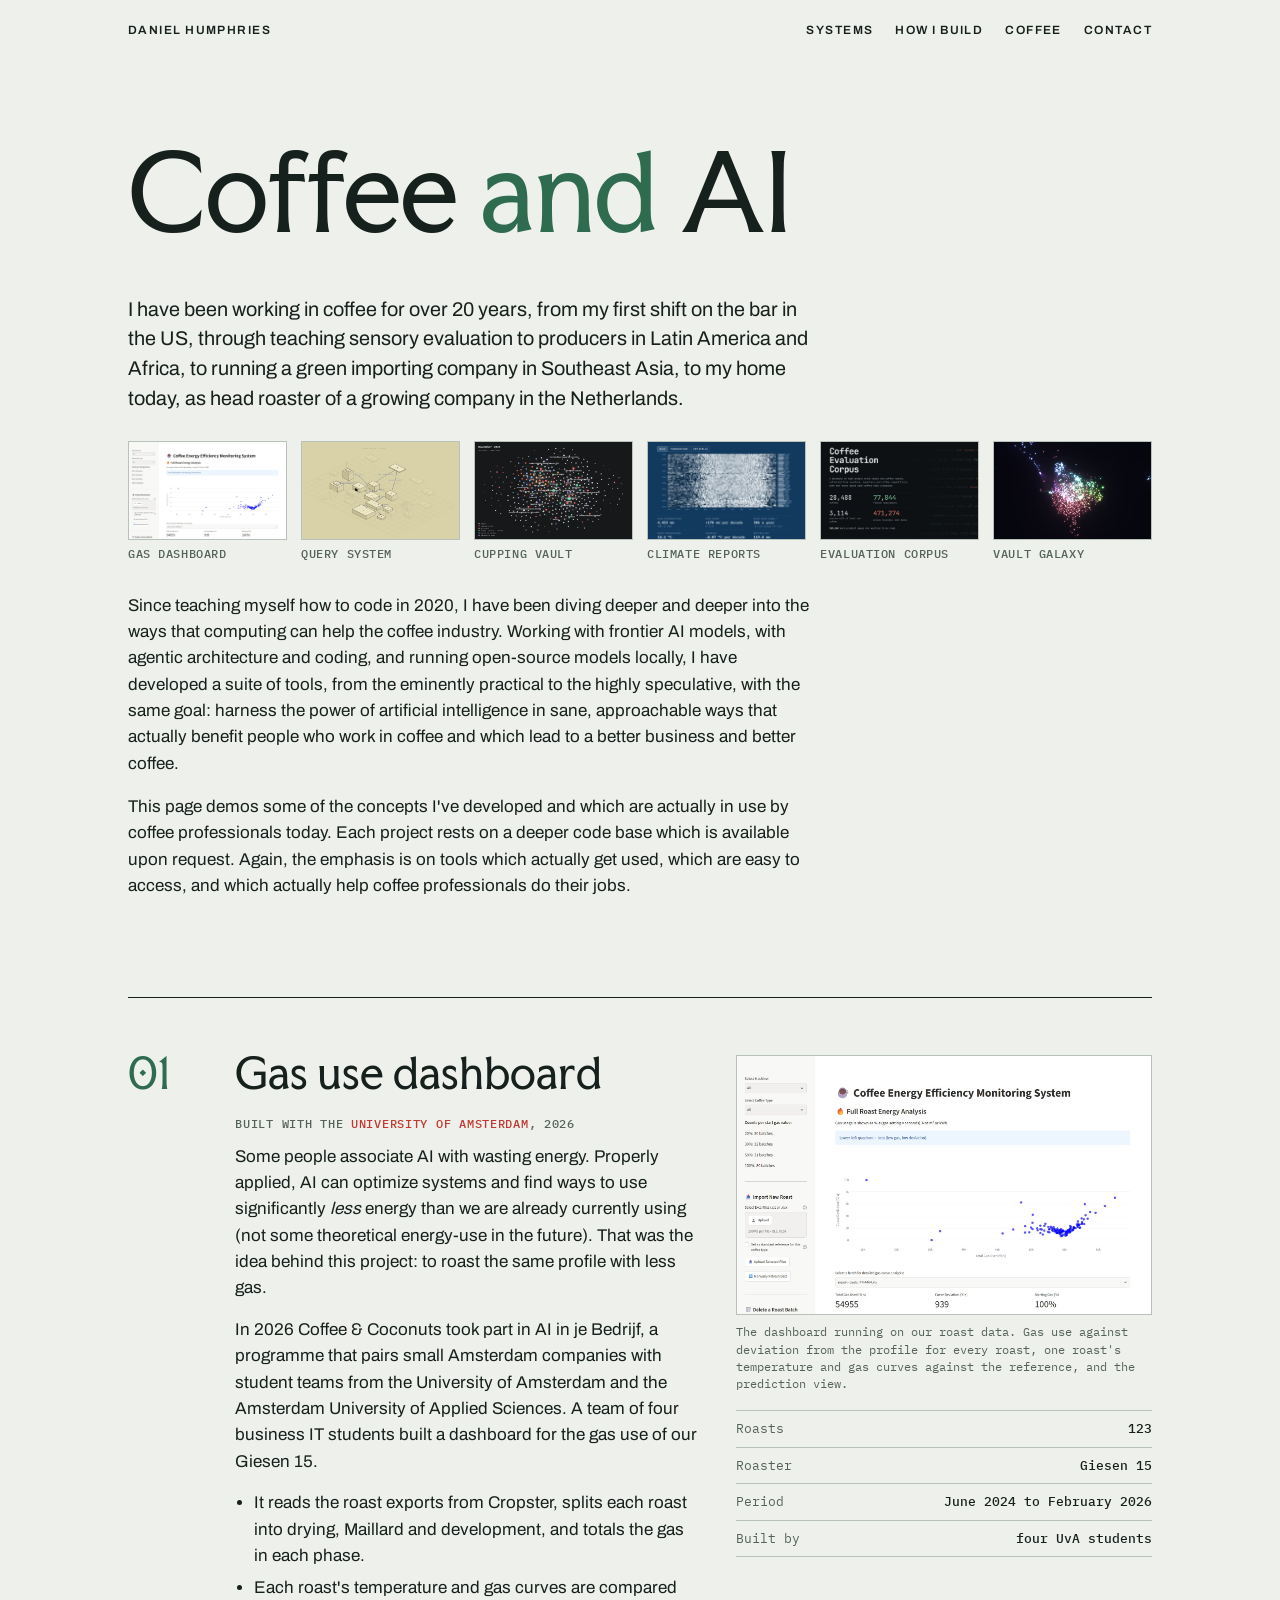
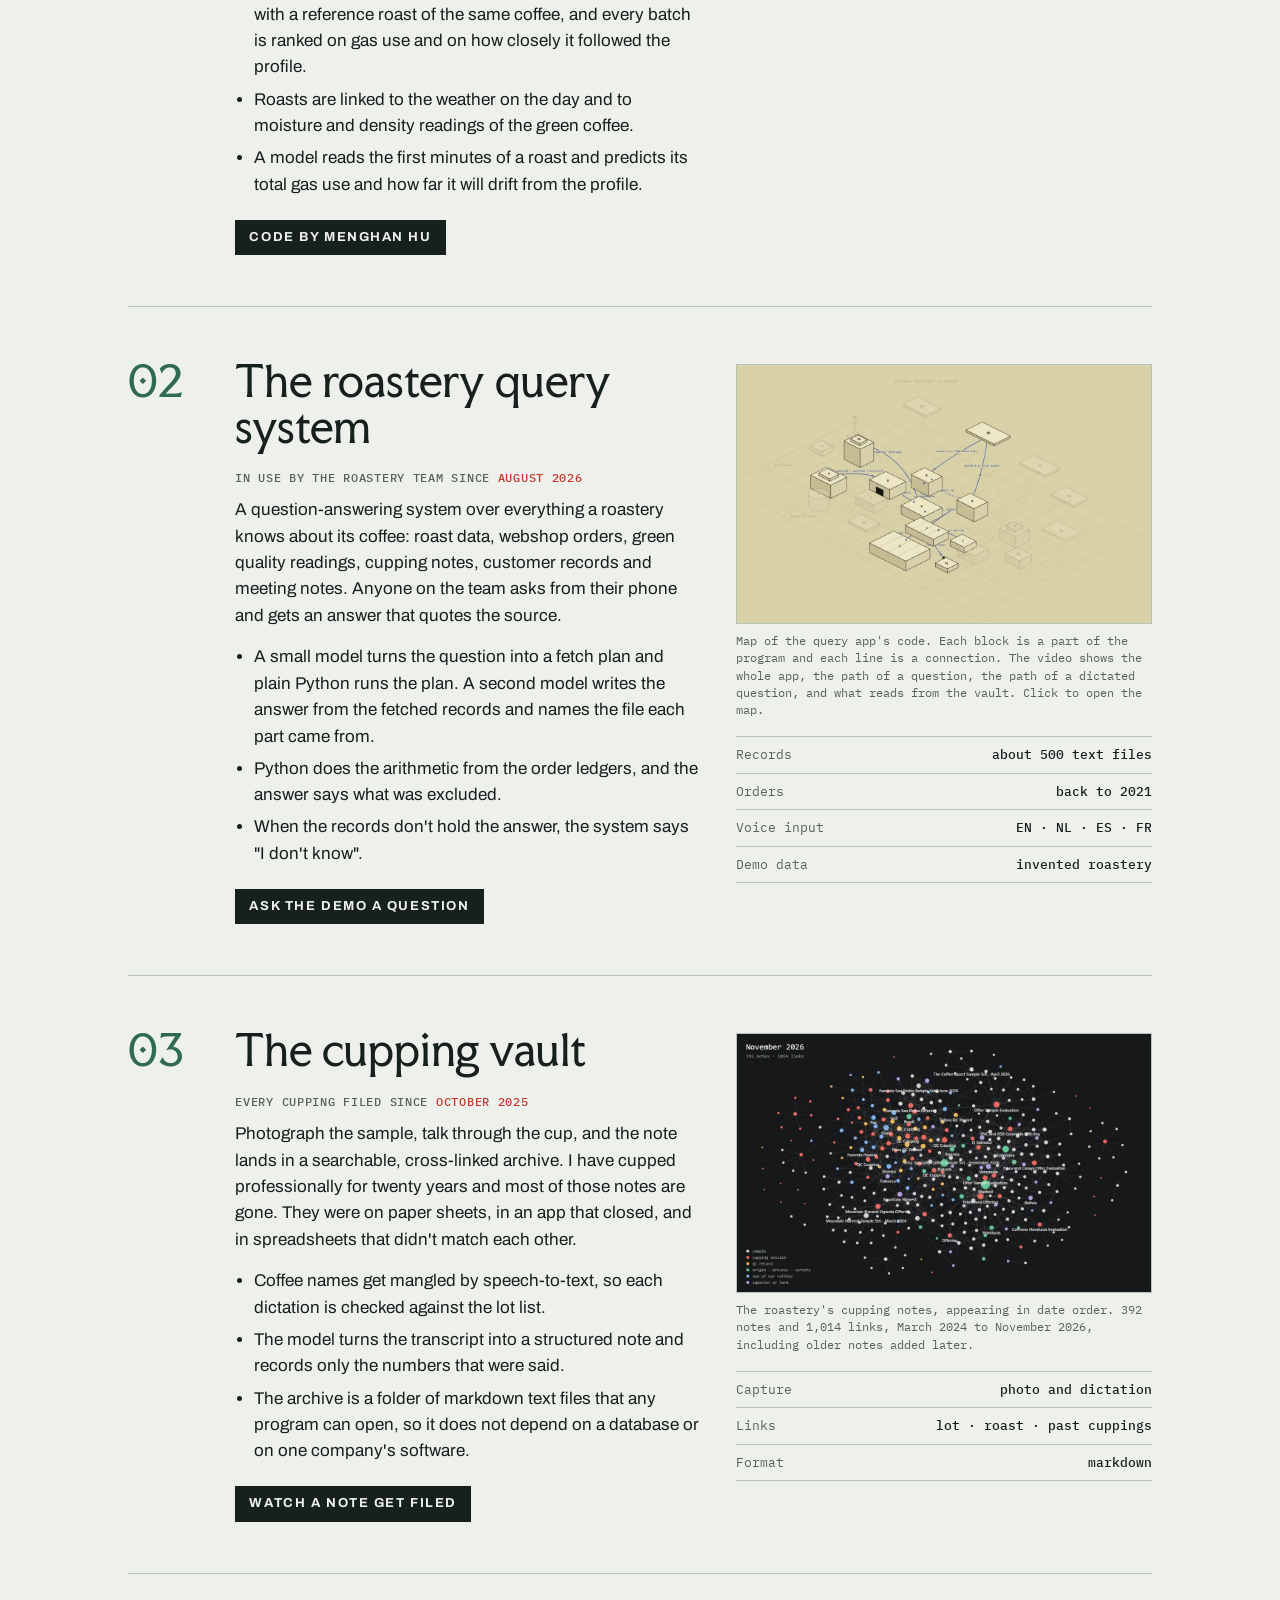
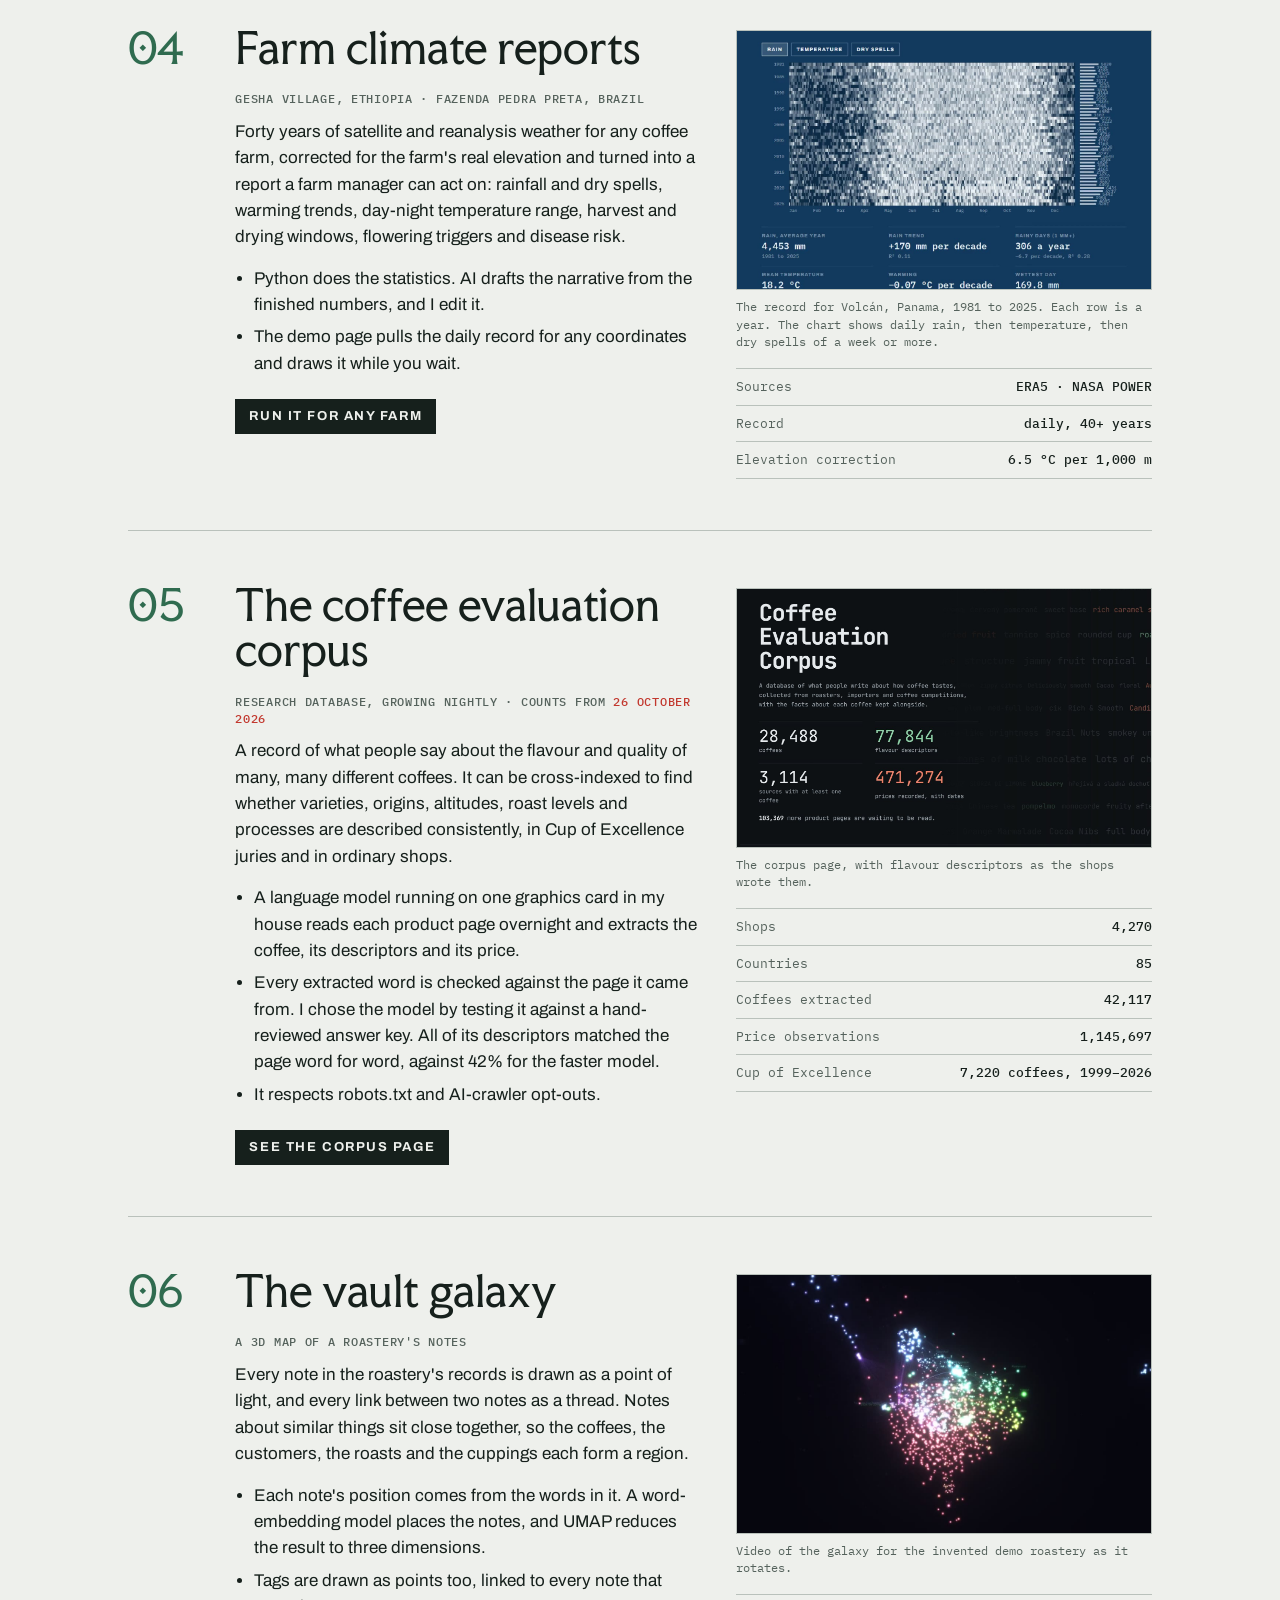
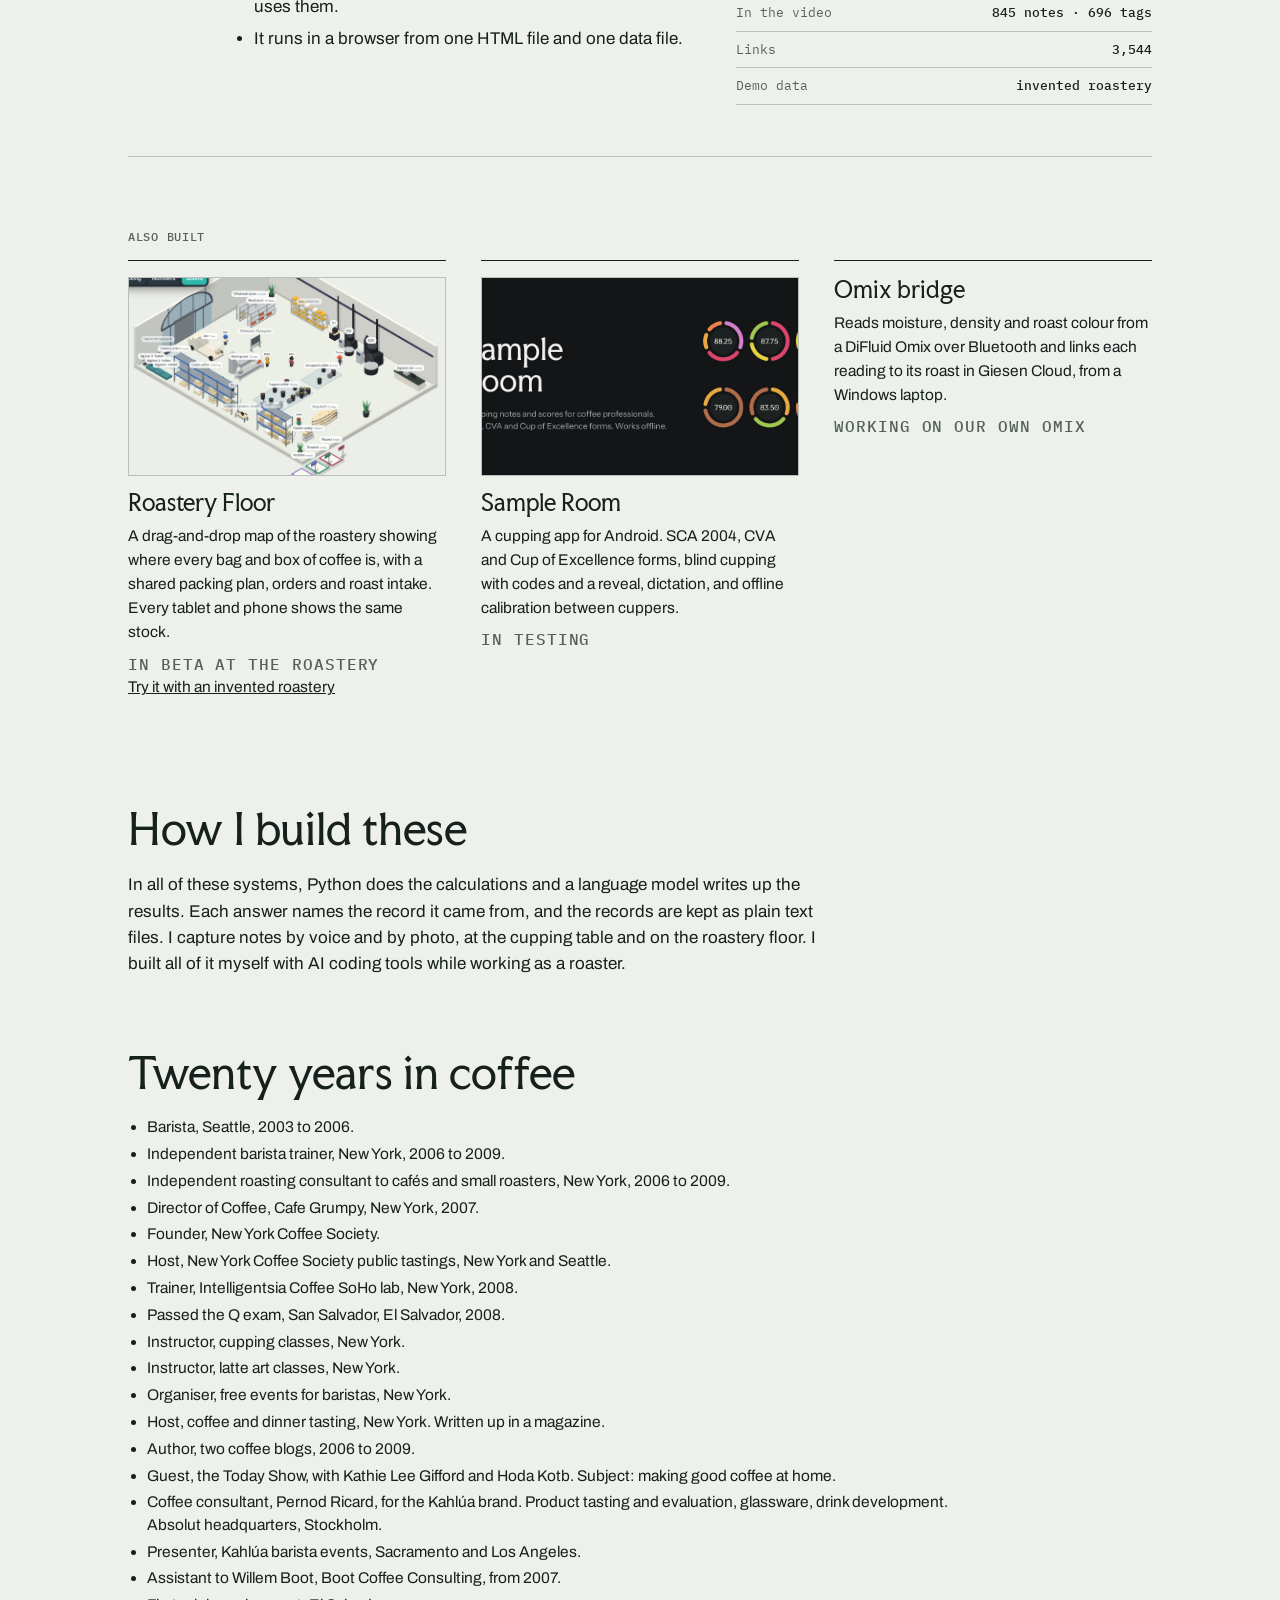
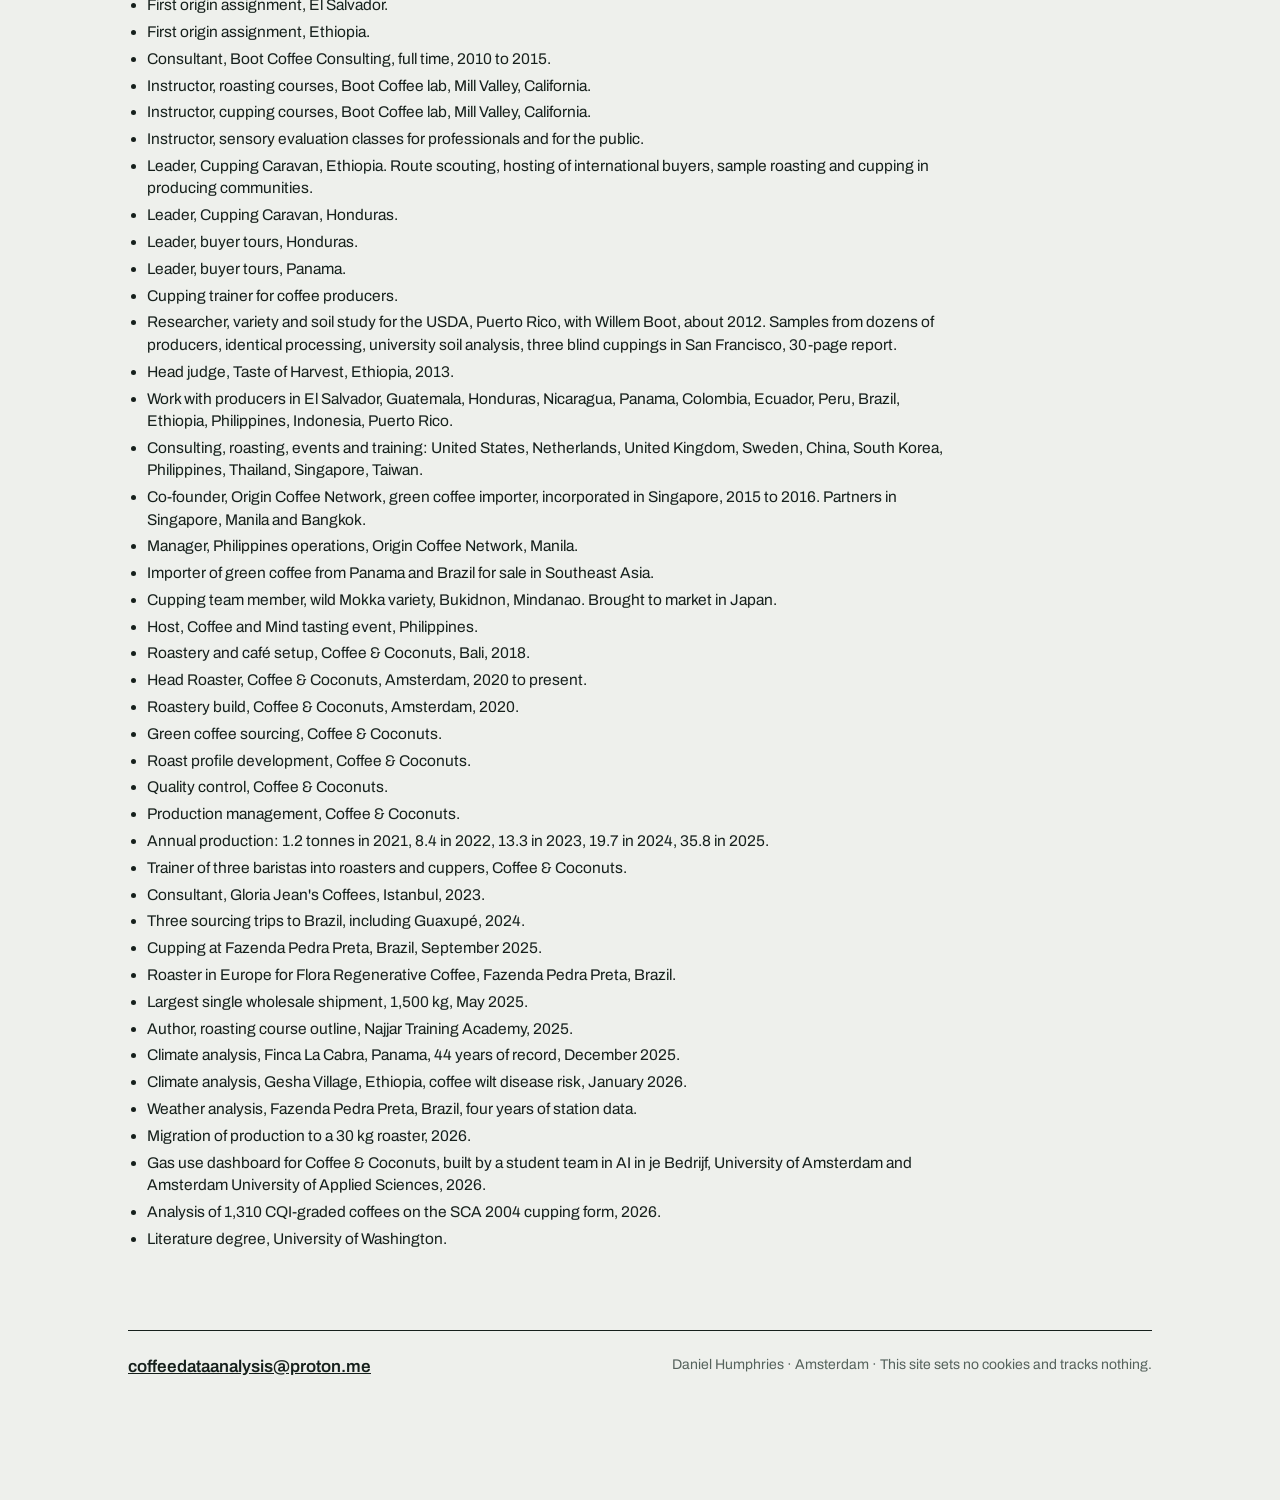
<file: index.html>
<!doctype html>
<html lang="en">
<head>
<meta charset="utf-8">
<meta name="viewport" content="width=device-width, initial-scale=1">
<title>Daniel Humphries: coffee and AI</title>
<meta name="description" content="AI systems built for coffee work by Daniel Humphries, head roaster at Coffee &amp; Coconuts in Amsterdam: a roastery query system, a cupping archive, farm climate reports and a corpus of published coffee descriptions.">
<link rel="icon" href="favicon.svg" type="image/svg+xml">
<link rel="preload" href="fonts/archivo.woff2" as="font" type="font/woff2" crossorigin>
<link rel="preload" href="fonts/faculty-glyphic.woff2" as="font" type="font/woff2" crossorigin>
<link rel="stylesheet" href="base.css">
<style>
  :root {
    --paper: #eef0ec;      /* cupping-room grey-white */
    --ink: #16201c;
    --soft: #55625c;
    --rule: #b9c1bb;
    --green: #2f6b4f;      /* green coffee */
    --cherry: #c2382e;     /* ripe cherry */
    --mono: "IBM Plex Mono", ui-monospace, Consolas, monospace;
  }
  html { scroll-behavior: smooth; }
  body { background: var(--paper); color: var(--ink); font: 400 17px/1.55 var(--sans); }
  .wrap { max-width: 1080px; margin: 0 auto; padding: 0 28px 120px; }

  nav { display: flex; flex-wrap: wrap; gap: 6px 22px; align-items: baseline; padding: 22px 0 0;
        font: 600 12px/1.4 var(--sans); letter-spacing: .12em; text-transform: uppercase; }
  nav a { text-decoration: none; border-bottom: 1.5px solid transparent; padding-bottom: 2px; }
  nav a:hover, nav a:focus-visible { border-bottom-color: currentColor; outline: none; }
  nav .who { margin-right: auto; }

  header { padding: 11vh 0 9vh; border-bottom: 1.5px solid var(--ink); }
  h1 { font: 400 clamp(44px, 8.2vw, 104px)/.98 var(--display); letter-spacing: -.012em; margin: 0 0 .5em; }
  h1 span { color: var(--green); }
  .lede { max-width: 43rem; font-size: clamp(18px, 1.55vw, 21px); line-height: 1.5; margin: 0 0 1em; }
  .lede.more { font-size: 17px; line-height: 1.55; }
  .strip { display: grid; grid-template-columns: repeat(6, minmax(0, 1fr)); gap: .9rem; max-width: 66rem; margin: 1.7rem 0 1.9rem; padding: 0; list-style: none; }
  .strip a { display: block; text-decoration: none; font: 500 11.5px/1.3 var(--mono); letter-spacing: .05em; text-transform: uppercase; color: var(--soft); }
  .strip img { width: 100%; height: auto; aspect-ratio: 16 / 10; object-fit: cover; border: 1px solid var(--rule); background: var(--ink); margin-bottom: .45rem; }
  .strip a:hover, .strip a:focus-visible { color: var(--ink); outline: none; }
  .strip a:hover img, .strip a:focus-visible img { border-color: var(--ink); outline: 2px solid var(--ink); }

  h2 { font: 400 clamp(28px, 3.4vw, 42px)/1.08 var(--display); margin: 0 0 .5em; }
  .label { font: 500 12px/1.4 var(--mono); letter-spacing: .06em; text-transform: uppercase; color: var(--soft); margin: 0 0 .9rem; }
  .label b { font-weight: 500; color: var(--cherry); }

  .sys { display: grid; grid-template-columns: 4.5rem minmax(0, 1fr) minmax(0, 26rem); gap: 0 2.2rem;
         padding: 3.2rem 0; border-bottom: 1px solid var(--rule); }
  .sys .n { font: 400 clamp(30px, 3.4vw, 42px)/1.08 var(--display); color: var(--green); }
  .sys p { margin: 0 0 .9em; max-width: 36rem; }
  .sys ul { margin: 0 0 1em; padding: 0 0 0 1.1em; max-width: 36rem; }
  .sys li { margin: 0 0 .35em; }
  .shot { margin: .35rem 0 1.1rem; }
  .shot a { display: block; }
  .shot img, .shot video { width: 100%; height: auto; aspect-ratio: 16 / 10; object-fit: cover; border: 1px solid var(--rule); background: var(--ink); }
  .shot a:hover img, .shot a:focus-visible img, .shot a:hover video, .shot a:focus-visible video { border-color: var(--ink); outline: 2px solid var(--ink); }
  .shot figcaption { font: 400 12px/1.45 var(--mono); color: var(--soft); margin-top: .5rem; }
  .small .shot { margin: 0 0 .9rem; }
  .facts { margin: 0; font: 400 13px/1.5 var(--mono); }
  .facts div { display: flex; justify-content: space-between; gap: 1rem; padding: .5rem 0; border-top: 1px solid var(--rule); }
  .facts div:last-child { border-bottom: 1px solid var(--rule); }
  .facts dt { color: var(--soft); }
  .facts dd { margin: 0; text-align: right; font-weight: 500; font-variant-numeric: tabular-nums; }
  a.go { display: inline-block; margin-top: .3rem; font: 700 13px/1 var(--sans); letter-spacing: .12em; text-transform: uppercase;
         text-decoration: none; color: var(--paper); background: var(--ink); padding: .85em 1.1em; transition: background var(--dur) var(--ease); }
  a.go:hover, a.go:focus-visible { background: var(--green); outline: none; }

  section.plain { padding: 4.5rem 0 0; }
  .small { display: grid; grid-template-columns: repeat(3, minmax(0, 1fr)); gap: 0 2.2rem; }
  .small > div { border-top: 1.5px solid var(--ink); padding: 1rem 0 1.6rem; }
  .small h3 { font: 400 22px/1.15 var(--display); margin: 0 0 .4em; }
  .small p { margin: 0 0 .6em; font-size: 15.5px; }
  .small .label { margin: 0; }

  .how { max-width: 43rem; margin: 0; }
  .rule-list { max-width: 46rem; margin: 0; padding: 0; list-style: none; counter-reset: r; }
  .rule-list li { counter-increment: r; display: grid; grid-template-columns: 2.4rem 1fr; padding: .8rem 0; border-top: 1px solid var(--rule); }
  .rule-list li::before { content: counter(r); font: 400 22px/1.2 var(--display); color: var(--green); }

  .cv { max-width: 52rem; margin: 0; padding: 0 0 0 1.2em; font-size: 15.5px; line-height: 1.45; }
  .cv li { margin: 0 0 .28em; }

  footer { margin-top: 5rem; padding-top: 1.4rem; border-top: 1.5px solid var(--ink); display: flex; flex-wrap: wrap; gap: .6rem 2rem; justify-content: space-between; }
  footer a { font-weight: 600; }
  footer span { color: var(--soft); font-size: 14px; }

  @media (max-width: 860px) {
    .wrap { padding: 0 18px 90px; }
    .strip { grid-template-columns: none; grid-auto-flow: column; grid-auto-columns: 44%; overflow-x: auto; margin-right: -18px; padding: 2px 18px 6px 2px; scroll-snap-type: x proximity; }
    .strip li { scroll-snap-align: start; }
    .sys { grid-template-columns: minmax(0, 1fr); padding: 2.4rem 0; }
    .sys .n { margin-bottom: .2rem; }
    .shot { margin-top: 1.2rem; }
    .small { grid-template-columns: minmax(0, 1fr); }
  }
</style>
</head>
<body>
<div class="wrap">

<nav aria-label="Sections">
  <a class="who" href="#top">Daniel Humphries</a>
  <a href="#systems">Systems</a>
  <a href="#rules">How I build</a>
  <a href="#coffee">Coffee</a>
  <a href="mailto:coffeedataanalysis@proton.me">Contact</a>
</nav>

<header id="top">
  <h1>Coffee <span>and</span> AI</h1>
  <p class="lede">I have been working in coffee for over 20 years, from my first shift on the bar in the US, through teaching sensory evaluation to producers in Latin America and Africa, to running a green importing company in Southeast Asia, to my home today, as head roaster of a growing company in the Netherlands.</p>
  <ul class="strip" aria-label="The systems on this page">
    <li><a href="#gas"><img src="media/gas-energy.jpg" width="1600" height="1000" alt="">Gas dashboard</a></li>
    <li><a href="#query"><img src="media/app-atlas.jpg" width="1120" height="700" alt="">Query system</a></li>
    <li><a href="#vault"><img src="media/cupping-graph.jpg" width="1120" height="700" alt="">Cupping vault</a></li>
    <li><a href="#climate"><img src="media/climate.jpg" width="1280" height="800" alt="">Climate reports</a></li>
    <li><a href="#corpus"><img src="media/corpus.jpg" width="1584" height="990" alt="">Evaluation corpus</a></li>
    <li><a href="#galaxy"><img src="media/vault-galaxy.jpg" width="1120" height="700" alt="">Vault galaxy</a></li>
  </ul>
  <p class="lede more">Since teaching myself how to code in 2020, I have been diving deeper and deeper into the ways that computing can help the coffee industry. Working with frontier AI models, with agentic architecture and coding, and running open-source models locally, I have developed a suite of tools, from the eminently practical to the highly speculative, with the same goal: harness the power of artificial intelligence in sane, approachable ways that actually benefit people who work in coffee and which lead to a better business and better coffee.</p>
  <p class="lede more">This page demos some of the concepts I've developed and which are actually in use by coffee professionals today. Each project rests on a deeper code base which is available upon request. Again, the emphasis is on tools which actually get used, which are easy to access, and which actually help coffee professionals do their jobs.</p>
</header>

<main id="systems">

  <article class="sys" id="gas">
    <div class="n">01</div>
    <div>
      <h2>Gas use dashboard</h2>
      <p class="label">Built with the <b>University of Amsterdam</b>, 2026</p>
      <p>Some people associate AI with wasting energy. Properly applied, AI can optimize systems and find ways to use significantly <em>less</em> energy than we are already currently using (not some theoretical energy-use in the future). That was the idea behind this project: to roast the same profile with less gas.</p>
      <p>In 2026 Coffee &amp; Coconuts took part in AI in je Bedrijf, a programme that pairs small Amsterdam companies with student teams from the University of Amsterdam and the Amsterdam University of Applied Sciences. A team of four business IT students built a dashboard for the gas use of our Giesen 15.</p>
      <ul>
        <li>It reads the roast exports from Cropster, splits each roast into drying, Maillard and development, and totals the gas in each phase.</li>
        <li>Each roast's temperature and gas curves are compared with a reference roast of the same coffee, and every batch is ranked on gas use and on how closely it followed the profile.</li>
        <li>Roasts are linked to the weather on the day and to moisture and density readings of the green coffee.</li>
        <li>A model reads the first minutes of a roast and predicts its total gas use and how far it will drift from the profile.</li>
      </ul>
      <a class="go" href="https://github.com/danielcoconuts/CC_MVP">Code by Menghan Hu</a>
    </div>
    <div>
    <figure class="shot">
      <video src="media/gas-dashboard.mp4" poster="media/gas-energy.jpg" width="1600" height="1000" autoplay muted loop playsinline preload="metadata" aria-label="Screenshots of the dashboard: gas use against curve deviation for every roast, a temperature curve against its reference, a gas curve against its reference, and the prediction view"></video>
      <figcaption>The dashboard running on our roast data. Gas use against deviation from the profile for every roast, one roast's temperature and gas curves against the reference, and the prediction view.</figcaption>
    </figure>
    <dl class="facts">
      <div><dt>Roasts</dt><dd>123</dd></div>
      <div><dt>Roaster</dt><dd>Giesen 15</dd></div>
      <div><dt>Period</dt><dd>June 2024 to February 2026</dd></div>
      <div><dt>Built by</dt><dd>four UvA students</dd></div>
    </dl>
    </div>
  </article>

  <article class="sys" id="query">
    <div class="n">02</div>
    <div>
      <h2>The roastery query system</h2>
      <p class="label">In use by the roastery team since <b>August 2026</b></p>
      <p>A question-answering system over everything a roastery knows about its coffee: roast data, webshop orders, green quality readings, cupping notes, customer records and meeting notes. Anyone on the team asks from their phone and gets an answer that quotes the source.</p>
      <ul>
        <li>A small model turns the question into a fetch plan and plain Python runs the plan. A second model writes the answer from the fetched records and names the file each part came from.</li>
        <li>Python does the arithmetic from the order ledgers, and the answer says what was excluded.</li>
        <li>When the records don't hold the answer, the system says "I don't know".</li>
      </ul>
      <a class="go" href="query.html">Ask the demo a question</a>
    </div>
    <div>
    <figure class="shot">
      <a href="atlas.html"><video src="media/app-atlas.mp4" poster="media/app-atlas.jpg" width="1120" height="700" autoplay muted loop playsinline preload="metadata" aria-label="Animation: an isometric drawing of the query app, with different groups of blocks and connecting lines lit in turn"></video></a>
      <figcaption>Map of the query app's code. Each block is a part of the program and each line is a connection. The video shows the whole app, the path of a question, the path of a dictated question, and what reads from the vault. Click to open the map.</figcaption>
    </figure>
    <dl class="facts">
      <div><dt>Records</dt><dd>about 500 text files</dd></div>
      <div><dt>Orders</dt><dd>back to 2021</dd></div>
      <div><dt>Voice input</dt><dd>EN · NL · ES · FR</dd></div>
      <div><dt>Demo data</dt><dd>invented roastery</dd></div>
    </dl>
    </div>
  </article>

  <article class="sys" id="vault">
    <div class="n">03</div>
    <div>
      <h2>The cupping vault</h2>
      <p class="label">Every cupping filed since <b>October 2025</b></p>
      <p>Photograph the sample, talk through the cup, and the note lands in a searchable, cross-linked archive. I have cupped professionally for twenty years and most of those notes are gone. They were on paper sheets, in an app that closed, and in spreadsheets that didn't match each other.</p>
      <ul>
        <li>Coffee names get mangled by speech-to-text, so each dictation is checked against the lot list.</li>
        <li>The model turns the transcript into a structured note and records only the numbers that were said.</li>
        <li>The archive is a folder of markdown text files that any program can open, so it does not depend on a database or on one company's software.</li>
      </ul>
      <a class="go" href="vault.html">Watch a note get filed</a>
    </div>
    <div>
    <figure class="shot">
      <a href="vault.html"><video src="media/cupping-graph.mp4" poster="media/cupping-graph.jpg" width="1120" height="700" autoplay muted loop playsinline preload="metadata" aria-label="Animation: dots for cupping notes appear one by one and link to each other"></video></a>
      <figcaption>The roastery's cupping notes, appearing in date order. 392 notes and 1,014 links, March 2024 to November 2026, including older notes added later.</figcaption>
    </figure>
    <dl class="facts">
      <div><dt>Capture</dt><dd>photo and dictation</dd></div>
      <div><dt>Links</dt><dd>lot · roast · past cuppings</dd></div>
      <div><dt>Format</dt><dd>markdown</dd></div>
    </dl>
    </div>
  </article>

  <article class="sys" id="climate">
    <div class="n">04</div>
    <div>
      <h2>Farm climate reports</h2>
      <p class="label">Gesha Village, Ethiopia · Fazenda Pedra Preta, Brazil</p>
      <p>Forty years of satellite and reanalysis weather for any coffee farm, corrected for the farm's real elevation and turned into a report a farm manager can act on: rainfall and dry spells, warming trends, day-night temperature range, harvest and drying windows, flowering triggers and disease risk.</p>
      <ul>
        <li>Python does the statistics. AI drafts the narrative from the finished numbers, and I edit it.</li>
        <li>The demo page pulls the daily record for any coordinates and draws it while you wait.</li>
      </ul>
      <a class="go" href="climate.html">Run it for any farm</a>
    </div>
    <div>
    <figure class="shot">
      <a href="climate.html"><video src="media/climate.mp4" poster="media/climate.jpg" width="1280" height="800" autoplay muted loop playsinline preload="metadata" aria-label="Animation: a chart of daily rain since 1981 fills in one year at a time, then changes to temperature and to dry spells"></video></a>
      <figcaption>The record for Volcán, Panama, 1981 to 2025. Each row is a year. The chart shows daily rain, then temperature, then dry spells of a week or more.</figcaption>
    </figure>
    <dl class="facts">
      <div><dt>Sources</dt><dd>ERA5 · NASA POWER</dd></div>
      <div><dt>Record</dt><dd>daily, 40+ years</dd></div>
      <div><dt>Elevation correction</dt><dd>6.5 °C per 1,000 m</dd></div>
    </dl>
    </div>
  </article>

  <article class="sys" id="corpus">
    <div class="n">05</div>
    <div>
      <h2>The coffee evaluation corpus</h2>
      <p class="label">Research database, growing nightly · counts from <b>26 October 2026</b></p>
      <p>A record of what people say about the flavour and quality of many, many different coffees. It can be cross-indexed to find whether varieties, origins, altitudes, roast levels and processes are described consistently, in Cup of Excellence juries and in ordinary shops.</p>
      <ul>
        <li>A language model running on one graphics card in my house reads each product page overnight and extracts the coffee, its descriptors and its price.</li>
        <li>Every extracted word is checked against the page it came from. I chose the model by testing it against a hand-reviewed answer key. All of its descriptors matched the page word for word, against 42% for the faster model.</li>
        <li>It respects robots.txt and AI-crawler opt-outs.</li>
      </ul>
      <a class="go" href="corpus.html">See the corpus page</a>
    </div>
    <div>
    <figure class="shot">
      <a href="corpus.html"><img src="media/corpus.jpg" width="1584" height="990" loading="lazy" alt="The corpus page: counts of coffees, descriptors and prices beside rows of flavour words in several languages"></a>
      <figcaption>The corpus page, with flavour descriptors as the shops wrote them.</figcaption>
    </figure>
    <dl class="facts">
      <div><dt>Shops</dt><dd>4,270</dd></div>
      <div><dt>Countries</dt><dd>85</dd></div>
      <div><dt>Coffees extracted</dt><dd>42,117</dd></div>
      <div><dt>Price observations</dt><dd>1,145,697</dd></div>
      <div><dt>Cup of Excellence</dt><dd>7,220 coffees, 1999–2026</dd></div>
    </dl>
    </div>
  </article>

  <article class="sys" id="galaxy">
    <div class="n">06</div>
    <div>
      <h2>The vault galaxy</h2>
      <p class="label">A 3D map of a roastery's notes</p>
      <p>Every note in the roastery's records is drawn as a point of light, and every link between two notes as a thread. Notes about similar things sit close together, so the coffees, the customers, the roasts and the cuppings each form a region.</p>
      <ul>
        <li>Each note's position comes from the words in it. A word-embedding model places the notes, and UMAP reduces the result to three dimensions.</li>
        <li>Tags are drawn as points too, linked to every note that uses them.</li>
        <li>It runs in a browser from one HTML file and one data file.</li>
      </ul>
    </div>
    <div>
    <figure class="shot">
      <video src="media/vault-galaxy.mp4" poster="media/vault-galaxy.jpg" width="1120" height="700" autoplay muted loop playsinline preload="metadata" aria-label="Animation: a slowly turning cloud of coloured points joined by faint threads"></video>
      <figcaption>Video of the galaxy for the invented demo roastery as it rotates.</figcaption>
    </figure>
    <dl class="facts">
      <div><dt>In the video</dt><dd>845 notes · 696 tags</dd></div>
      <div><dt>Links</dt><dd>3,544</dd></div>
      <div><dt>Demo data</dt><dd>invented roastery</dd></div>
    </dl>
    </div>
  </article>

  <section class="plain" id="more">
    <p class="label">Also built</p>
    <div class="small">
      <div>
        <figure class="shot"><a href="floor.html"><img src="media/roastery-floor.jpg" width="1320" height="825" loading="lazy" alt="Isometric view of a roastery floor with racks, roasters, bins and staff"></a></figure>
        <h3>Roastery Floor</h3>
        <p>A drag-and-drop map of the roastery showing where every bag and box of coffee is, with a shared packing plan, orders and roast intake. Every tablet and phone shows the same stock.</p>
        <p class="label">In beta at the roastery</p>
        <p><a href="floor.html">Try it with an invented roastery</a></p>
      </div>
      <div>
        <figure class="shot"><img src="media/sample-room.jpg" width="1024" height="500" loading="lazy" alt="Sample Room: six score dials reading from 79.00 to 91.25"></figure>
        <h3>Sample Room</h3>
        <p>A cupping app for Android. SCA 2004, CVA and Cup of Excellence forms, blind cupping with codes and a reveal, dictation, and offline calibration between cuppers.</p>
        <p class="label">In testing</p>
      </div>
      <div>
        <h3>Omix bridge</h3>
        <p>Reads moisture, density and roast colour from a DiFluid Omix over Bluetooth and links each reading to its roast in Giesen Cloud, from a Windows laptop.</p>
        <p class="label">Working on our own Omix</p>
      </div>
    </div>
  </section>

  <section class="plain" id="rules">
    <h2>How I build these</h2>
    <p class="how">In all of these systems, Python does the calculations and a language model writes up the results. Each answer names the record it came from, and the records are kept as plain text files. I capture notes by voice and by photo, at the cupping table and on the roastery floor. I built all of it myself with AI coding tools while working as a roaster.</p>
  </section>

  <section class="plain" id="coffee">
    <h2>Twenty years in coffee</h2>
    <ul class="cv">
      <li>Barista, Seattle, 2003 to 2006.</li>
      <li>Independent barista trainer, New York, 2006 to 2009.</li>
      <li>Independent roasting consultant to cafés and small roasters, New York, 2006 to 2009.</li>
      <li>Director of Coffee, Cafe Grumpy, New York, 2007.</li>
      <li>Founder, New York Coffee Society.</li>
      <li>Host, New York Coffee Society public tastings, New York and Seattle.</li>
      <li>Trainer, Intelligentsia Coffee SoHo lab, New York, 2008.</li>
      <li>Passed the Q exam, San Salvador, El Salvador, 2008.</li>
      <li>Instructor, cupping classes, New York.</li>
      <li>Instructor, latte art classes, New York.</li>
      <li>Organiser, free events for baristas, New York.</li>
      <li>Host, coffee and dinner tasting, New York. Written up in a magazine.</li>
      <li>Author, two coffee blogs, 2006 to 2009.</li>
      <li>Guest, the Today Show, with Kathie Lee Gifford and Hoda Kotb. Subject: making good coffee at home.</li>
      <li>Coffee consultant, Pernod Ricard, for the Kahlúa brand. Product tasting and evaluation, glassware, drink development. Absolut headquarters, Stockholm.</li>
      <li>Presenter, Kahlúa barista events, Sacramento and Los Angeles.</li>
      <li>Assistant to Willem Boot, Boot Coffee Consulting, from 2007.</li>
      <li>First origin assignment, El Salvador.</li>
      <li>First origin assignment, Ethiopia.</li>
      <li>Consultant, Boot Coffee Consulting, full time, 2010 to 2015.</li>
      <li>Instructor, roasting courses, Boot Coffee lab, Mill Valley, California.</li>
      <li>Instructor, cupping courses, Boot Coffee lab, Mill Valley, California.</li>
      <li>Instructor, sensory evaluation classes for professionals and for the public.</li>
      <li>Leader, Cupping Caravan, Ethiopia. Route scouting, hosting of international buyers, sample roasting and cupping in producing communities.</li>
      <li>Leader, Cupping Caravan, Honduras.</li>
      <li>Leader, buyer tours, Honduras.</li>
      <li>Leader, buyer tours, Panama.</li>
      <li>Cupping trainer for coffee producers.</li>
      <li>Researcher, variety and soil study for the USDA, Puerto Rico, with Willem Boot, about 2012. Samples from dozens of producers, identical processing, university soil analysis, three blind cuppings in San Francisco, 30-page report.</li>
      <li>Head judge, Taste of Harvest, Ethiopia, 2013.</li>
      <li>Work with producers in El Salvador, Guatemala, Honduras, Nicaragua, Panama, Colombia, Ecuador, Peru, Brazil, Ethiopia, Philippines, Indonesia, Puerto Rico.</li>
      <li>Consulting, roasting, events and training: United States, Netherlands, United Kingdom, Sweden, China, South Korea, Philippines, Thailand, Singapore, Taiwan.</li>
      <li>Co-founder, Origin Coffee Network, green coffee importer, incorporated in Singapore, 2015 to 2016. Partners in Singapore, Manila and Bangkok.</li>
      <li>Manager, Philippines operations, Origin Coffee Network, Manila.</li>
      <li>Importer of green coffee from Panama and Brazil for sale in Southeast Asia.</li>
      <li>Cupping team member, wild Mokka variety, Bukidnon, Mindanao. Brought to market in Japan.</li>
      <li>Host, Coffee and Mind tasting event, Philippines.</li>
      <li>Roastery and café setup, Coffee &amp; Coconuts, Bali, 2018.</li>
      <li>Head Roaster, Coffee &amp; Coconuts, Amsterdam, 2020 to present.</li>
      <li>Roastery build, Coffee &amp; Coconuts, Amsterdam, 2020.</li>
      <li>Green coffee sourcing, Coffee &amp; Coconuts.</li>
      <li>Roast profile development, Coffee &amp; Coconuts.</li>
      <li>Quality control, Coffee &amp; Coconuts.</li>
      <li>Production management, Coffee &amp; Coconuts.</li>
      <li>Annual production: 1.2 tonnes in 2021, 8.4 in 2022, 13.3 in 2023, 19.7 in 2024, 35.8 in 2025.</li>
      <li>Trainer of three baristas into roasters and cuppers, Coffee &amp; Coconuts.</li>
      <li>Consultant, Gloria Jean's Coffees, Istanbul, 2023.</li>
      <li>Three sourcing trips to Brazil, including Guaxupé, 2024.</li>
      <li>Cupping at Fazenda Pedra Preta, Brazil, September 2025.</li>
      <li>Roaster in Europe for Flora Regenerative Coffee, Fazenda Pedra Preta, Brazil.</li>
      <li>Largest single wholesale shipment, 1,500 kg, May 2025.</li>
      <li>Author, roasting course outline, Najjar Training Academy, 2025.</li>
      <li>Climate analysis, Finca La Cabra, Panama, 44 years of record, December 2025.</li>
      <li>Climate analysis, Gesha Village, Ethiopia, coffee wilt disease risk, January 2026.</li>
      <li>Weather analysis, Fazenda Pedra Preta, Brazil, four years of station data.</li>
      <li>Migration of production to a 30 kg roaster, 2026.</li>
      <li>Gas use dashboard for Coffee &amp; Coconuts, built by a student team in AI in je Bedrijf, University of Amsterdam and Amsterdam University of Applied Sciences, 2026.</li>
      <li>Analysis of 1,310 CQI-graded coffees on the SCA 2004 cupping form, 2026.</li>
      <li>Literature degree, University of Washington.</li>
    </ul>
  </section>

</main>

<footer>
  <a href="mailto:coffeedataanalysis@proton.me">coffeedataanalysis@proton.me</a>
  <span>Daniel Humphries · Amsterdam · This site sets no cookies and tracks nothing.</span>
</footer>

</div>
<script>
  if (matchMedia("(prefers-reduced-motion: reduce)").matches)
    for (const v of document.querySelectorAll("video")) { v.removeAttribute("autoplay"); v.pause(); v.controls = true; }
</script>
</body>
</html>
</file>
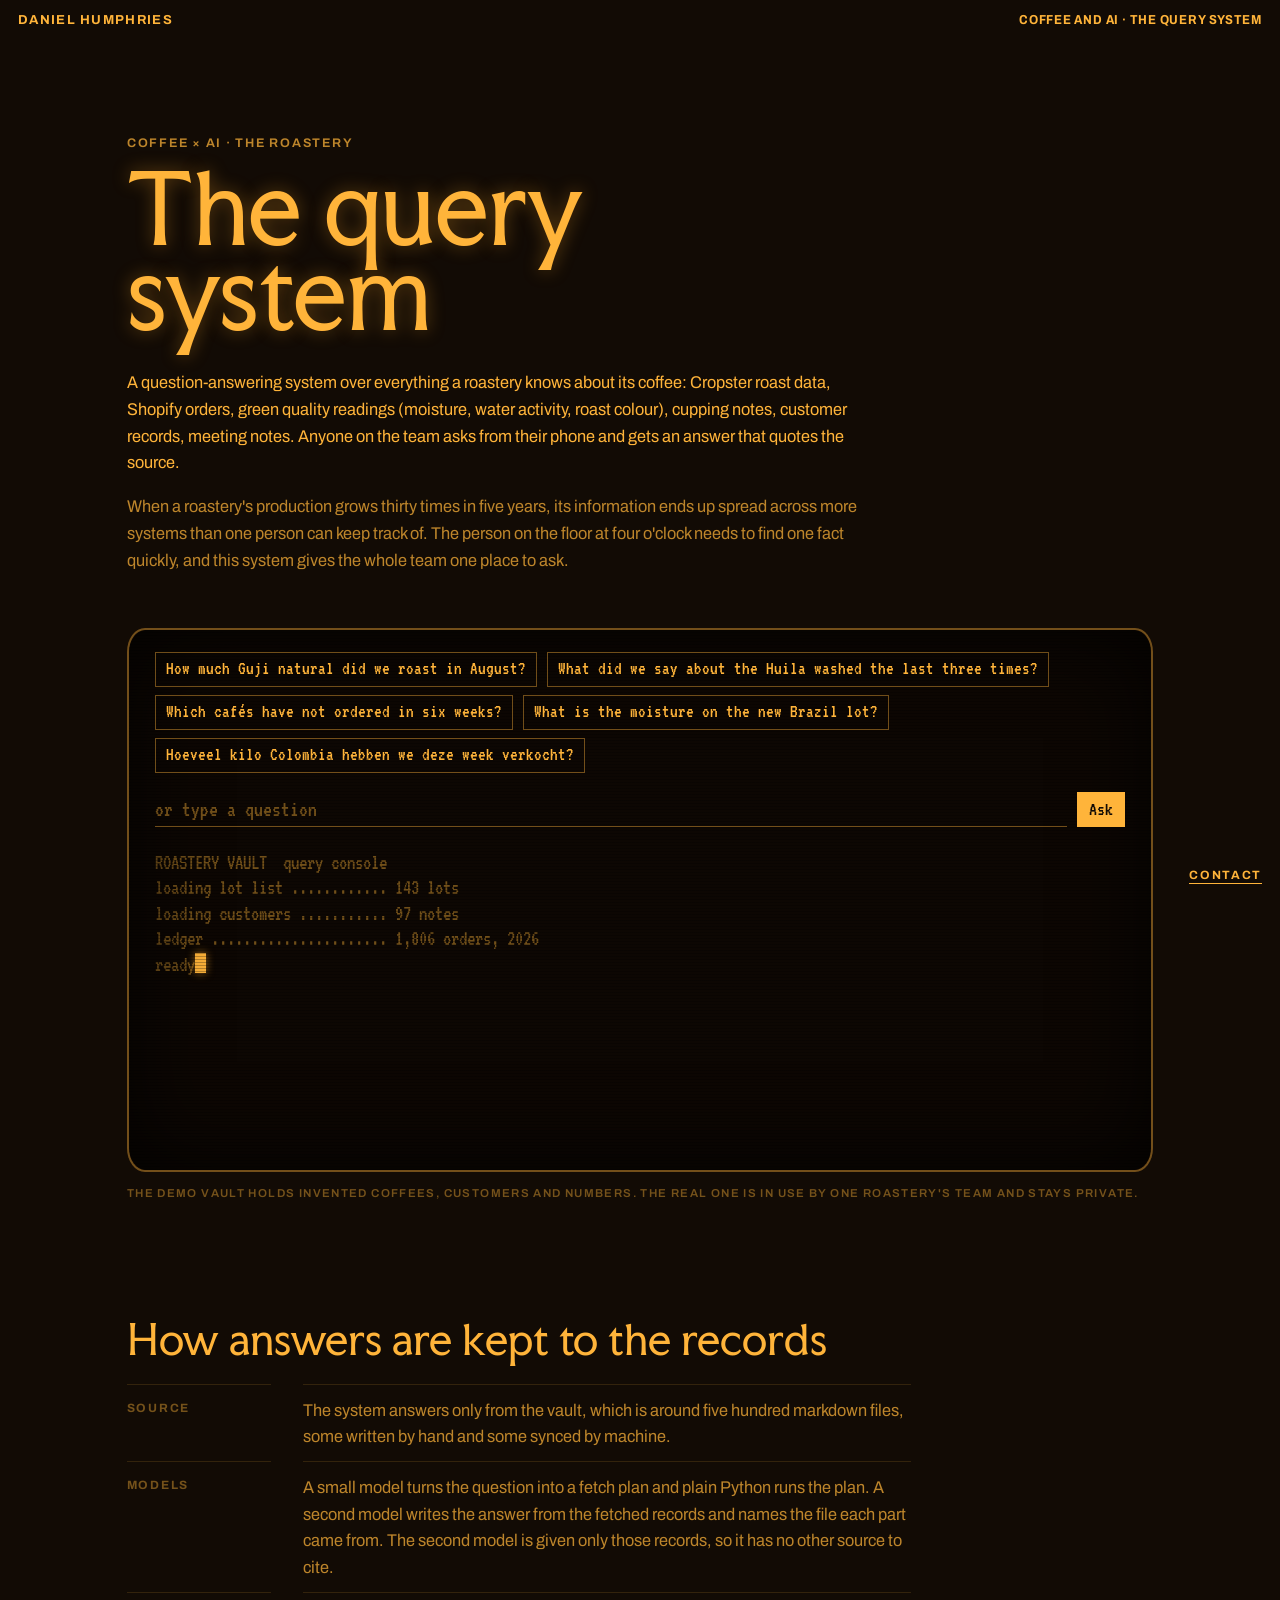
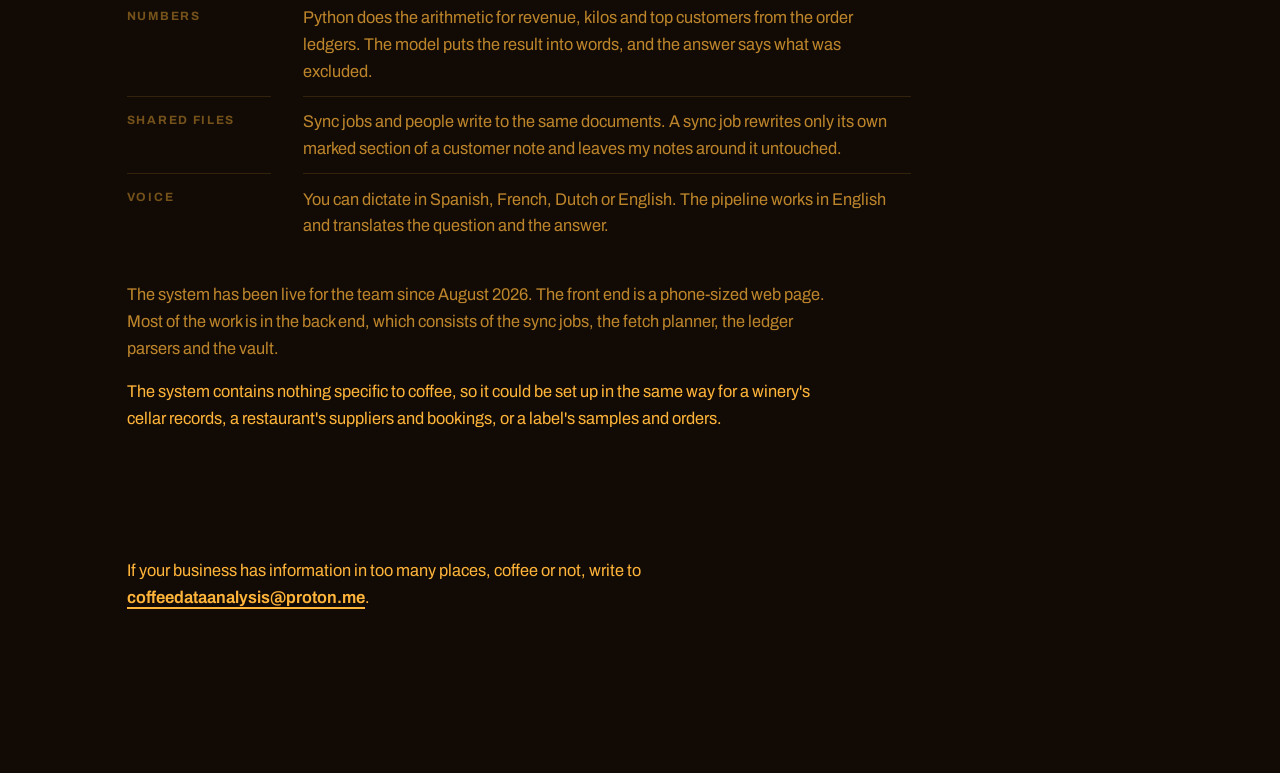
<file: query.html>
<!doctype html>
<html lang="en">
<head>
<meta charset="utf-8">
<meta name="viewport" content="width=device-width, initial-scale=1, viewport-fit=cover">
<title>The roastery query system · Daniel Humphries</title>
<meta name="description" content="One question box over everything a roastery knows about its coffee. A small model plans, plain Python fetches and counts, a second model phrases only what was fetched.">
<meta name="theme-color" content="#120b05">
<link rel="canonical" href="https://nucleard.github.io/daniel/query.html">
<meta property="og:title" content="The roastery query system · Daniel Humphries">
<meta property="og:description" content="Ask a roastery a question at four o'clock on the floor. Watch it plan, fetch, count and answer.">
<meta property="og:image" content="https://nucleard.github.io/daniel/og.png">
<link rel="icon" href="favicon.svg" type="image/svg+xml">
<link rel="preload" href="fonts/archivo.woff2" as="font" type="font/woff2" crossorigin>
<link rel="preload" href="fonts/faculty-glyphic.woff2" as="font" type="font/woff2" crossorigin>
<link rel="preload" href="fonts/vt323.woff2" as="font" type="font/woff2" crossorigin>
<link rel="stylesheet" href="base.css">
<style>
  /* One room on the site is a terminal. Amber phosphor on a brown-black tube: the roastery
     floor at four o'clock, someone asking the vault a question. */
  :root {
    --tube: #120b05; --amber: #ffb43a; --amber-2: rgba(255, 180, 58, .72); --amber-3: rgba(255, 180, 58, .42); --amber-4: rgba(255, 180, 58, .14);
    --hot: #fff1c9; --vt: "VT323", ui-monospace, Consolas, monospace;
  }
  html { background: var(--tube); }
  body { color: var(--amber); font-size: 17px; line-height: 1.58; font-stretch: 95%; }
  ::selection { background: var(--amber); color: var(--tube); }
  .top { position: fixed; top: calc(14px + env(safe-area-inset-top, 0px)); left: 18px; z-index: 30; font: 700 13px/1 var(--sans); letter-spacing: .1em; text-transform: uppercase; text-decoration: none; }
  .wrap { padding: 0 6vw; max-width: 1180px; margin: 0 auto; }
  header { padding: 15vh 0 4vh; max-width: 46rem; }
  .kicker { font: 650 12.5px/1.3 var(--sans); letter-spacing: .14em; text-transform: uppercase; color: var(--amber-2); margin: 0 0 1.2em; }
  h1 { font-family: var(--display); font-weight: 400; font-size: clamp(52px, 7.4vw, 118px); line-height: .9; margin: 0 0 .35em; text-shadow: 0 0 18px rgba(255, 170, 40, .35); }
  h2 { font-family: var(--display); font-weight: 400; font-size: clamp(30px, 3.2vw, 48px); line-height: 1; margin: 0 0 .55em; }
  p { margin: 0 0 1em; }
  .soft { color: var(--amber-2); }

  /* the screen */
  .screen { position: relative; border: 2px solid var(--amber-3); border-radius: 18px / 24px; padding: 22px 26px 26px; min-height: 34rem; overflow: hidden; background: #0d0703; }
  .screen::before { content: ""; position: absolute; inset: 0; pointer-events: none; z-index: 3;
    background: repeating-linear-gradient(to bottom, rgba(0, 0, 0, 0) 0 2px, rgba(0, 0, 0, .26) 2px 3px); }
  .screen::after { content: ""; position: absolute; inset: 0; pointer-events: none; z-index: 4; box-shadow: inset 0 0 90px rgba(0, 0, 0, .85); border-radius: inherit; }
  .term { position: relative; z-index: 2; font: 400 21px/1.22 var(--vt); color: var(--amber); text-shadow: 0 0 5px rgba(255, 170, 40, .55), 0 0 14px rgba(255, 150, 20, .22); white-space: pre-wrap; word-break: break-word; }
  .term .dim { color: var(--amber-3); text-shadow: none; }
  .term .hot { color: var(--hot); }
  .term .tag { display: inline-block; min-width: 7.5em; color: var(--tube); background: var(--amber); text-shadow: none; padding: 0 .35em; margin-right: .6em; }
  .term .tag.py { background: var(--amber-2); }
  .term .cur { display: inline-block; width: .55em; height: .95em; vertical-align: -2px; background: var(--amber); animation: blink 1s steps(2) infinite; box-shadow: 0 0 8px rgba(255, 170, 40, .6); }
  @keyframes blink { 50% { opacity: 0; } }
  .flick { animation: flick 5s infinite; }
  @keyframes flick { 0%, 97%, 100% { opacity: 1; } 98% { opacity: .92; } }
  .asks { display: flex; flex-wrap: wrap; gap: 8px 10px; margin: 0 0 1.2rem; position: relative; z-index: 5; }
  .asks button { all: unset; cursor: pointer; font: 400 19px/1.1 var(--vt); padding: 6px 10px; border: 1.5px solid var(--amber-3); color: var(--amber); }
  .asks button:hover, .asks button:focus-visible { border-color: var(--amber); background: var(--amber-4); outline: none; }
  .asks button[aria-pressed="true"] { background: var(--amber); color: var(--tube); border-color: var(--amber); }
  form.ask { display: flex; gap: 10px; margin: 0 0 1.4rem; position: relative; z-index: 5; }
  form.ask input { all: unset; flex: 1; font: 400 22px/1.2 var(--vt); border-bottom: 1.5px solid var(--amber-3); padding: 4px 0; color: var(--hot); }
  form.ask input::placeholder { color: var(--amber-3); }
  form.ask input:focus-visible { border-color: var(--hot); }
  form.ask button:focus-visible { outline: 1px dashed var(--amber); outline-offset: 3px; }
  form.ask button { all: unset; cursor: pointer; font: 400 20px/1 var(--vt); padding: 6px 12px; background: var(--amber); color: var(--tube); }
  .demo-note { font: 600 11.5px/1.4 var(--sans); letter-spacing: .12em; text-transform: uppercase; color: var(--amber-3); margin-top: .8rem; }

  section { padding: 12vh 0 0; }
  .rail { display: grid; grid-template-columns: 9rem minmax(0, 38rem); gap: 0 2rem; margin-top: 1.4rem; }
  .rail dt { font: 700 12px/1.6 var(--sans); letter-spacing: .14em; text-transform: uppercase; color: var(--amber-3); padding-top: .9rem; border-top: 1px solid var(--amber-4); }
  .rail dd { margin: 0; padding: .8rem 0 .6rem; border-top: 1px solid var(--amber-4); color: var(--amber-2); }
  a.go { display: inline-flex; gap: .55em; font: 650 16px/1.2 var(--sans); text-decoration: none; border-bottom: 2px solid currentColor; padding-bottom: 3px; transition: gap var(--dur) var(--ease); }
  a.go::after { content: "\2192"; }
  a.go:hover { gap: 1em; }
  .close { padding: 12vh 0 16vh; max-width: 44rem; }
  .close a { font-weight: 650; text-decoration: none; border-bottom: 2px solid currentColor; }

  @media (max-width: 760px) {
    .screen { padding: 16px 14px 18px; border-radius: 12px / 16px; }
    .term { font-size: 18px; }
    .rail { grid-template-columns: minmax(0, 1fr); }
    .rail dd { border-top: 0; padding-top: .2rem; }
  }
  @media (prefers-reduced-motion: reduce) { .flick { animation: none; } }
</style>
</head>
<body>
<a class="top" href="index.html">Daniel Humphries</a>
<a class="contact" href="mailto:coffeedataanalysis@proton.me">Contact</a>
<a class="alt-mark" href="index.html" title="Back to the list">Coffee and AI · the query system</a>

<div class="wrap">
  <header>
    <p class="kicker">Coffee × AI · The roastery</p>
    <h1>The query system</h1>
    <p>A question-answering system over everything a roastery knows about its coffee: Cropster roast data, Shopify orders, green quality readings (moisture, water activity, roast colour), cupping notes, customer records, meeting notes. Anyone on the team asks from their phone and gets an answer that quotes the source.</p>
    <p class="soft">When a roastery's production grows thirty times in five years, its information ends up spread across more systems than one person can keep track of. The person on the floor at four o'clock needs to find one fact quickly, and this system gives the whole team one place to ask.</p>
  </header>

  <div class="screen flick" id="screen">
    <div class="asks" id="asks" role="group" aria-label="Questions to ask"></div>
    <form class="ask" id="ask"><input id="q" placeholder="or type a question" aria-label="Your question" autocomplete="off"><button type="submit">Ask</button></form>
    <div class="term" id="term"></div>
    <p class="sr" id="live" aria-live="polite"></p>
  </div>
  <p class="demo-note">The demo vault holds invented coffees, customers and numbers. The real one is in use by one roastery's team and stays private.</p>

  <section>
    <h2>How answers are kept to the records</h2>
    <dl class="rail">
      <dt>Source</dt><dd>The system answers only from the vault, which is around five hundred markdown files, some written by hand and some synced by machine.</dd>
      <dt>Models</dt><dd>A small model turns the question into a fetch plan and plain Python runs the plan. A second model writes the answer from the fetched records and names the file each part came from. The second model is given only those records, so it has no other source to cite.</dd>
      <dt>Numbers</dt><dd>Python does the arithmetic for revenue, kilos and top customers from the order ledgers. The model puts the result into words, and the answer says what was excluded.</dd>
      <dt>Shared files</dt><dd>Sync jobs and people write to the same documents. A sync job rewrites only its own marked section of a customer note and leaves my notes around it untouched.</dd>
      <dt>Voice</dt><dd>You can dictate in Spanish, French, Dutch or English. The pipeline works in English and translates the question and the answer.</dd>
    </dl>
    <p class="soft" style="max-width:44rem;margin-top:2rem">The system has been live for the team since August 2026. The front end is a phone-sized web page. Most of the work is in the back end, which consists of the sync jobs, the fetch planner, the ledger parsers and the vault.</p>
    <p style="max-width:44rem">The system contains nothing specific to coffee, so it could be set up in the same way for a winery's cellar records, a restaurant's suppliers and bookings, or a label's samples and orders.</p>
  </section>

  <section class="close">
    <p>If your business has information in too many places, coffee or not, write to <a href="mailto:coffeedataanalysis@proton.me">coffeedataanalysis@proton.me</a>.</p>
  </section>
</div>

<script>
(function () {
  'use strict';
  const $ = s => document.querySelector(s);
  const reduce = matchMedia('(prefers-reduced-motion: reduce)').matches;

  // Each run: what the planner writes, what Python reads and computes, what the phraser says.
  const RUNS = [
    { ask: 'How much Guji natural did we roast in August?', keys: ['guji', 'roast', 'august', 'how much', 'kilo'],
      plan: '{ "intent": "roasted_volume",\n  "coffee": "Ethiopia Guji Natural",\n  "period": "2026-08",\n  "fetch": ["Roasting/Batch log 2026-08.md"],\n  "compute": "sum(batch.out_kg) where coffee = intent.coffee" }',
      fetch: ['read  Roasting/Batch log 2026-08.md            214 batches', 'match coffee = "Ethiopia Guji Natural"          19 batches'],
      compute: ['sum out_kg  = 412.6', 'machines    = { W15: 19 }', 'profiles    = { G-NAT-03: 17, G-NAT-04: 2 }'],
      answer: '412.6 kg of the Guji natural in August, over 19 batches, all on the W15. Seventeen used profile G-NAT-03 and two the new G-NAT-04.',
      src: 'Roasting/Batch log 2026-08.md' },
    { ask: 'What did we say about the Huila washed the last three times?', keys: ['huila', 'say', 'cupp', 'taste', 'last'],
      plan: '{ "intent": "tasting_history",\n  "coffee": "Colombia Huila Washed",\n  "fetch": ["Cupping and QC/*Huila Washed*.md"],\n  "limit": 3, "order": "date desc" }',
      fetch: ['glob  Cupping and QC/*Huila Washed*.md           11 notes', 'take  3 most recent: 2026-09-18, 2026-08-29, 2026-08-07'],
      compute: ['scores      = [85.5, 86.0, 85.75]', 'no arithmetic asked; passing quotes through'],
      answer: '18 September: "red apple and panela, cleaner than last week." 29 August: "caramel, a bit of orange, body fuller." 7 August: "sweet but flat on the finish, check the roast." Scores 85.75, 86.0 and 85.5.',
      src: 'Cupping and QC/2026-09-18 QC.md · 2026-08-29 QC.md · 2026-08-07 QC.md' },
    { ask: 'Which cafés have not ordered in six weeks?', keys: ['caf', 'order', 'customer', 'weeks', 'haven', 'not'],
      plan: '{ "intent": "lapsed_customers",\n  "segment": "cafe",\n  "since_days": 42,\n  "fetch": ["Business/Orders/ledger-2026.md", "Business/Customers/*.md"],\n  "compute": "customers where last_order < today - 42d" }',
      fetch: ['read  Business/Orders/ledger-2026.md          1,806 orders', 'read  Business/Customers/*.md                   97 notes', 'filter segment = cafe                             41 customers'],
      compute: ['last_order < 2026-08-19', '3 match; excluded 2 with a note "closed for renovation"'],
      answer: 'Three cafés: Café Aster (last order 4 August), Molen 7 (29 July) and Het Blauwe Uur (12 August). Two more have gone quiet, but their notes say they are closed for renovation, so I left them out.',
      src: 'Business/Orders/ledger-2026.md · Business/Customers/' },
    { ask: 'What is the moisture on the new Brazil lot?', keys: ['moisture', 'brazil', 'water activity', 'green', 'lot'],
      plan: '{ "intent": "green_quality",\n  "coffee": "Brazil Sul de Minas",\n  "latest_lot": true,\n  "fetch": ["Green/Brazil Sul de Minas 26-114.md"] }',
      fetch: ['read  Green/Brazil Sul de Minas 26-114.md        1 note', 'section  ## Quality readings (fenced, synced)'],
      compute: ['moisture   = 10.8 %', 'aw         = 0.56', 'measured   = 2026-09-12'],
      answer: 'Lot 26-114: 10.8% moisture and a water activity of 0.56, measured on 12 September.',
      src: 'Green/Brazil Sul de Minas 26-114.md' },
    { ask: 'Hoeveel kilo Colombia hebben we deze week verkocht?', keys: ['hoeveel', 'verkocht', 'deze week', 'kilo colombia'],
      plan: '// translated at the edge: "How many kilos of Colombia did we sell this week?"\n{ "intent": "sold_volume",\n  "origin": "Colombia",\n  "period": "2026-W40",\n  "fetch": ["Business/Orders/ledger-2026.md"],\n  "compute": "sum(line.kg) where origin = Colombia" }',
      fetch: ['read  Business/Orders/ledger-2026.md          1,806 orders', 'match week 40, origin = Colombia                 23 lines'],
      compute: ['sum kg      = 96.5', 'wholesale   = 84.0', 'webshop     = 12.5'],
      answer: '96,5 kilo Colombia deze week: 84 kilo groothandel en 12,5 kilo via de webshop.',
      src: 'Business/Orders/ledger-2026.md' },
  ];

  const term = $('#term'), asks = $('#asks');
  let job = 0;
  RUNS.forEach((r, i) => {
    const b = document.createElement('button');
    b.type = 'button'; b.textContent = r.ask; b.setAttribute('aria-pressed', 'false');
    b.addEventListener('click', () => run(i));
    asks.appendChild(b);
  });
  $('#ask').addEventListener('submit', e => {
    e.preventDefault();
    const q = $('#q').value.toLowerCase().trim();
    if (!q) return;
    let best = -1, bestScore = 0;
    RUNS.forEach((r, i) => { const s = r.keys.reduce((a, k) => a + (q.includes(k) ? 1 : 0), 0); if (s > bestScore) { bestScore = s; best = i; } });
    if (best < 0) { unknown($('#q').value.trim()); return; }
    run(best, $('#q').value.trim());
  });

  function esc(s) { return s.replace(/&/g, '&amp;').replace(/</g, '&lt;'); }
  const live = $('#live');
  // Every run owns a job number. Anything a run awaits checks it afterwards and quits
  // quietly if a newer question has started, so two answers never type over each other.
  const STOP = {};
  function wait(ms, me) {
    return new Promise(res => setTimeout(res, reduce ? 0 : ms)).then(() => { if (me !== job) throw STOP; });
  }
  async function type(html, text, speed, me) {
    if (reduce) { if (me !== job) throw STOP; term.innerHTML = html + esc(text); return html + esc(text); }
    for (let i = 1; i <= text.length; i += 2) {
      if (me !== job) throw STOP;
      term.innerHTML = html + esc(text.slice(0, i)) + '<span class="cur"></span>';
      await wait(speed, me);
    }
    return html + esc(text);
  }
  async function run(i, typed) {
    const me = ++job, r = RUNS[i];
    asks.querySelectorAll('button').forEach((b, k) => b.setAttribute('aria-pressed', String(k === i)));
    const q = typed || r.ask;
    live.textContent = '';
    try {
      let h = '<span class="dim">vault  512 files · synced 06:00 · demo</span>\n\n';
      h = await type(h + '<span class="hot">&gt; </span>', q, 18, me) + '\n\n';
      await wait(250, me);
      h += '<span class="tag">1 planner</span><span class="dim">small model · turns the question into a fetch plan</span>\n';
      h = await type(h, r.plan, 6, me) + '\n\n';
      await wait(300, me);
      h += '<span class="tag py">2 python</span><span class="dim">runs the plan</span>\n';
      for (const line of r.fetch) { h = await type(h, '  ' + line, 5, me) + '\n'; await wait(160, me); }
      for (const line of r.compute) { h = await type(h, '  ' + line, 5, me) + '\n'; await wait(120, me); }
      h += '\n';
      await wait(300, me);
      h += '<span class="tag">3 phraser</span><span class="dim">second model · sees only what Python returned</span>\n';
      h = await type(h + '<span class="hot">', r.answer, 14, me);
      h += '</span>\n\n<span class="dim">source  ' + esc(r.src) + '</span>';
      term.innerHTML = h;
      live.textContent = r.answer + ' Source: ' + r.src + '.';
    } catch (e) { if (e !== STOP) throw e; }
  }
  function unknown(q) {
    job++;
    asks.querySelectorAll('button').forEach(b => b.setAttribute('aria-pressed', 'false'));
    const msg = 'This demo vault only holds a handful of things: roast batches, cupping notes, café orders, green readings. The planner found nothing to fetch for that question, so the answer is “I don’t know”. The real system gives the same answer when the vault has no matching records.';
    term.innerHTML = '<span class="tag">planner</span>' + esc(q) + '\n\n<span class="dim">' + esc(msg) + '</span>';
    live.textContent = msg;
  }

  // boot, then the first question on its own
  (async function boot() {
    const me = ++job;
    let h = '';
    const lines = ['ROASTERY VAULT  query console', 'loading lot list ............ 143 lots', 'loading customers ........... 97 notes', 'ledger ...................... 1,806 orders, 2026', 'ready.'];
    try {
      for (const l of lines) { h = await type(h + '<span class="dim">', l, 4, me) + '</span>\n'; await wait(120, me); }
      await wait(600, me);
      run(0);
    } catch (e) { if (e !== STOP) throw e; }
  })();
})();
</script>
</body>
</html>
</file>
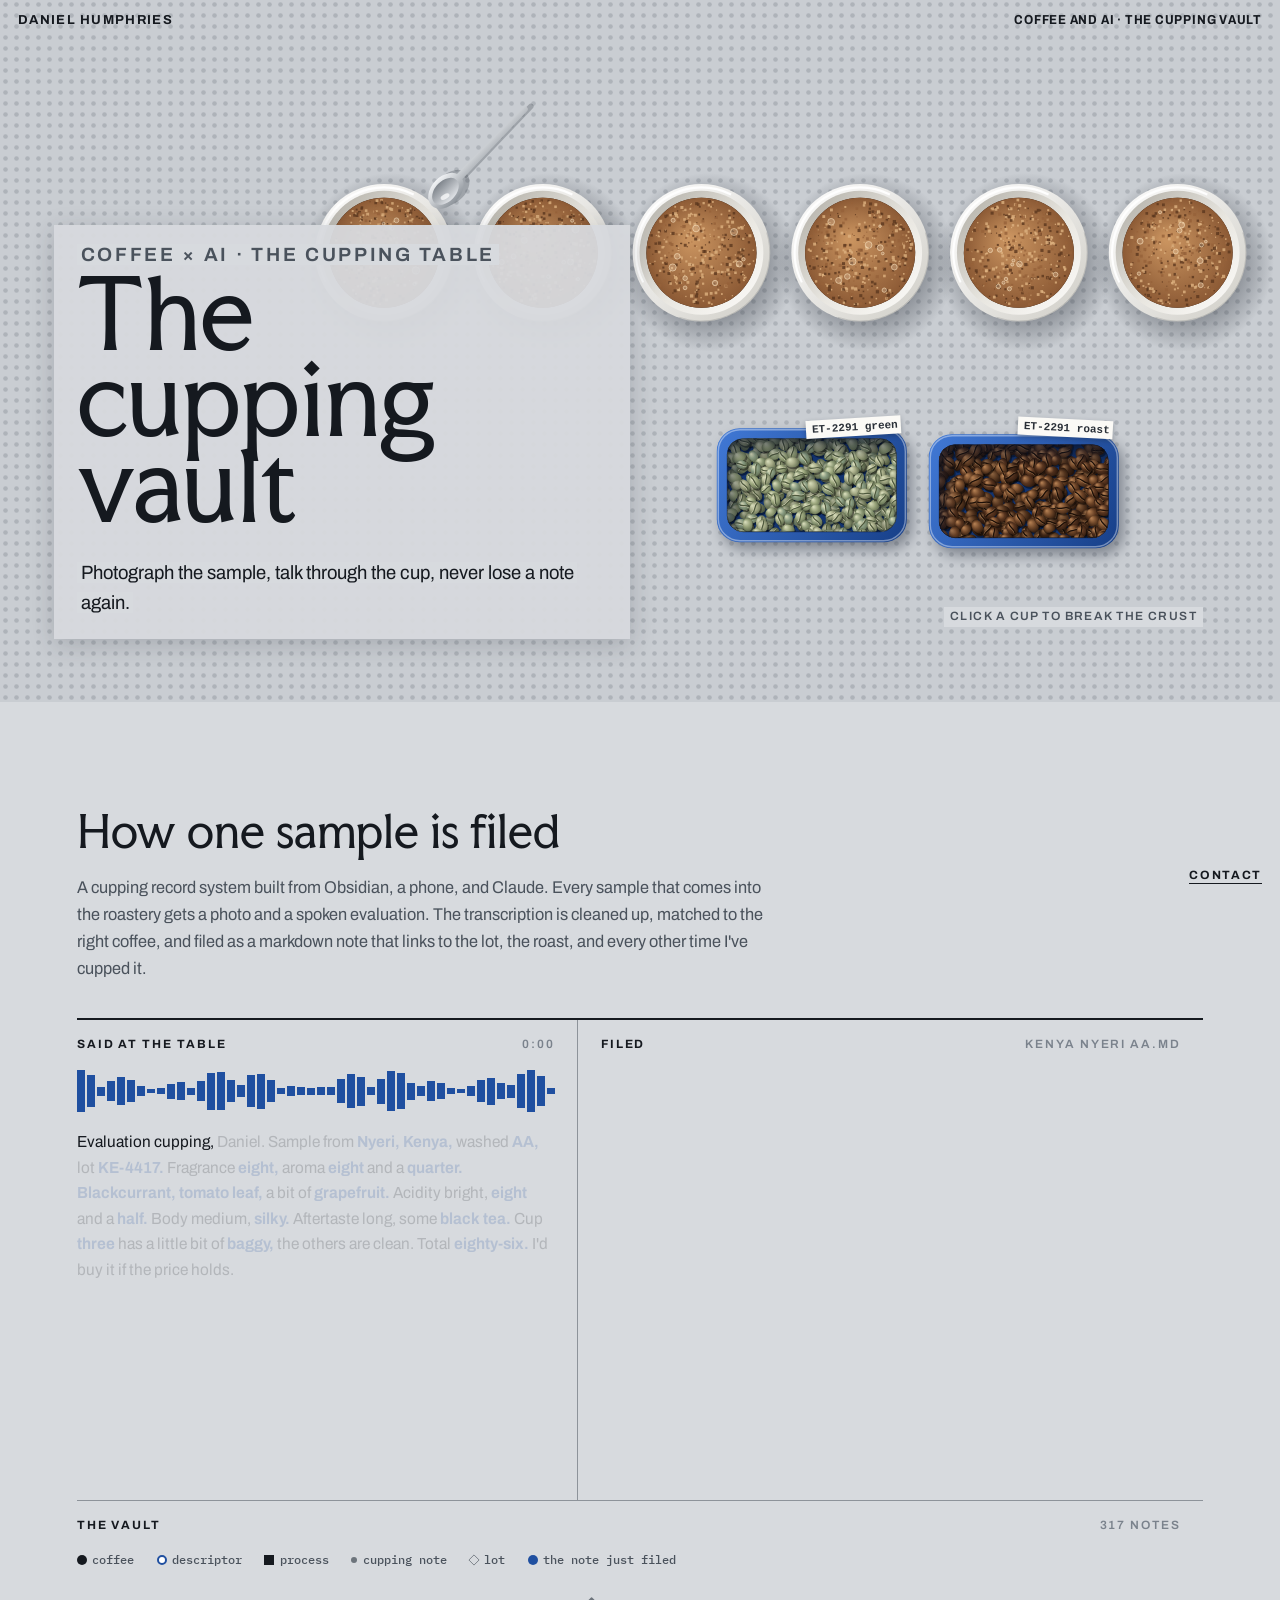
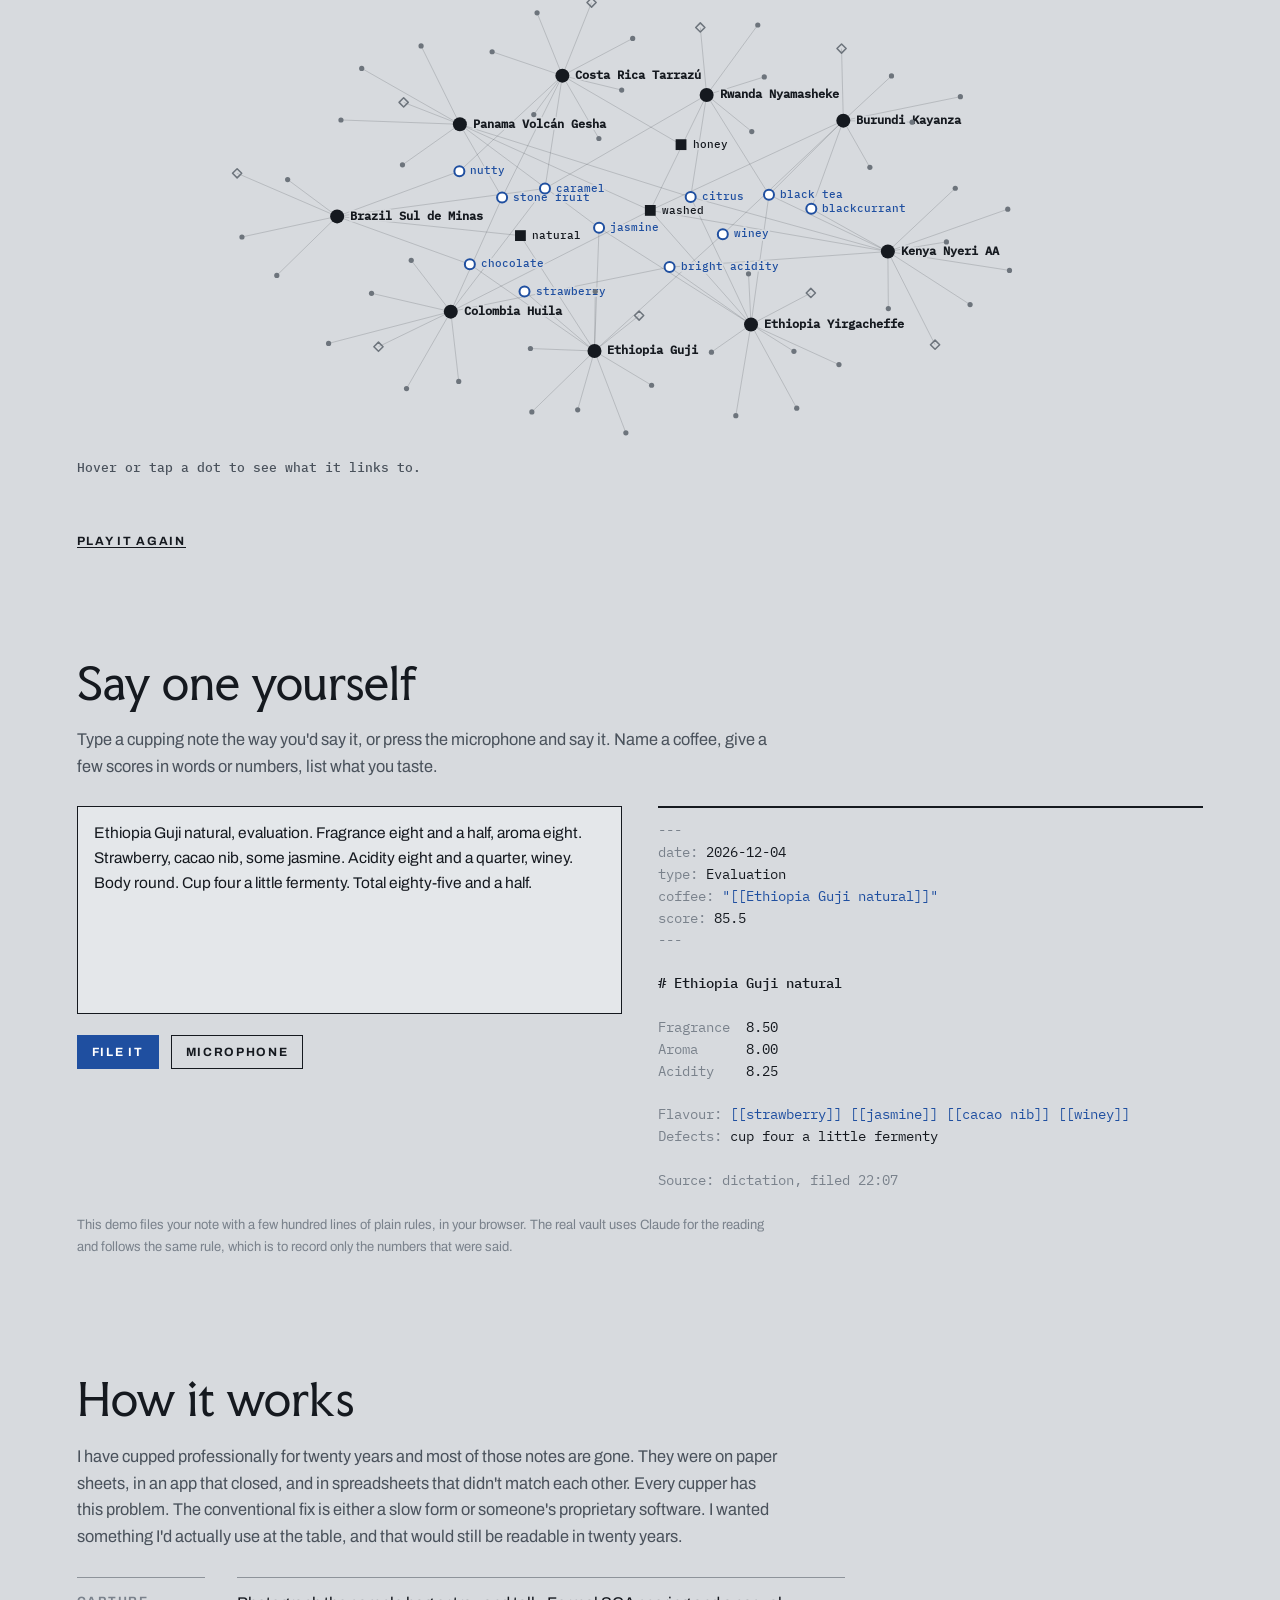
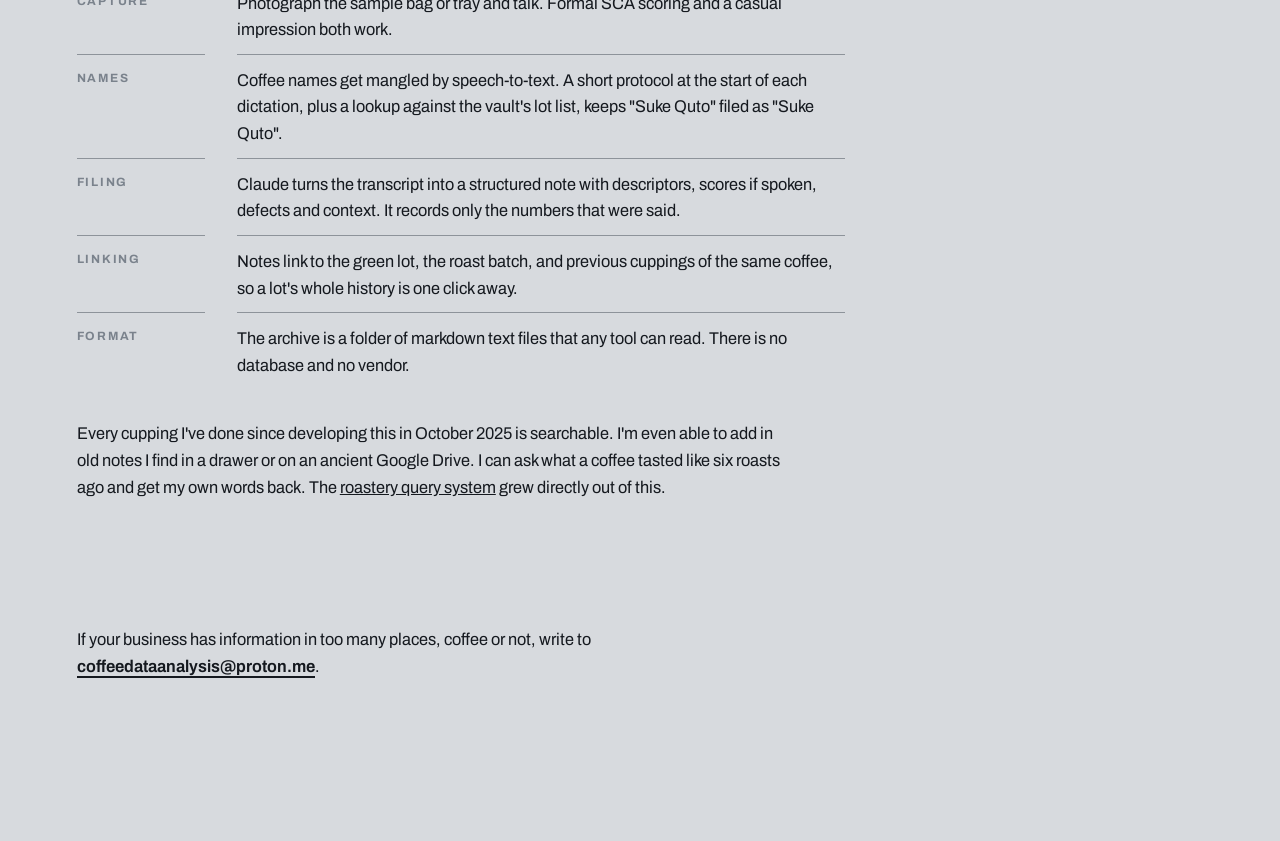
<file: vault.html>
<!doctype html>
<html lang="en">
<head>
<meta charset="utf-8">
<meta name="viewport" content="width=device-width, initial-scale=1, viewport-fit=cover">
<title>The cupping vault · Daniel Humphries</title>
<meta name="description" content="Photograph the sample, talk through the cup, never lose a note again. A cupping record system built from Obsidian, a phone and Claude.">
<meta name="theme-color" content="#d7dade">
<link rel="canonical" href="https://nucleard.github.io/daniel/vault.html">
<meta property="og:title" content="The cupping vault · Daniel Humphries">
<meta property="og:description" content="Talk through the cup and the note is filed for you.">
<meta property="og:image" content="https://nucleard.github.io/daniel/og.png">
<link rel="icon" href="favicon.svg" type="image/svg+xml">
<link rel="preload" href="fonts/archivo.woff2" as="font" type="font/woff2" crossorigin>
<link rel="preload" href="fonts/faculty-glyphic.woff2" as="font" type="font/woff2" crossorigin>
<link rel="preload" href="fonts/plex-mono-400.woff2" as="font" type="font/woff2" crossorigin>
<link rel="stylesheet" href="base.css">
<style>
  /* The cupping table at nine in the morning: perforated steel, cobalt sample trays, white cups.
     Cool light, one blue. Nothing else on the site looks like this. */
  :root {
    --steel: #d7dade; --steel-2: #c5c9ce; --steel-dk: #8d939a; --ink: #15191f; --ink-soft: #4a525c; --ink-faint: #7a828c;
    --cobalt: #1f4fa0; --cobalt-hi: #3b6cc4; --crema: #b98251; --brew: #4a2b19;
    --mono: "IBM Plex Mono", ui-monospace, Consolas, monospace;
  }
  html { background: var(--steel); }
  body { color: var(--ink); font-size: 17px; line-height: 1.58; font-stretch: 95%; }
  ::selection { background: var(--cobalt); color: #fff; }
  .top { position: fixed; top: calc(14px + env(safe-area-inset-top, 0px)); left: 18px; z-index: 30; font: 700 13px/1 var(--sans); letter-spacing: .1em; text-transform: uppercase; text-decoration: none; }
  .wrap { padding: 0 6vw; max-width: 1280px; margin: 0 auto; }

  .table { position: relative; height: 78vh; min-height: 440px; overflow: hidden; }
  #tbl { position: absolute; inset: 0; width: 100%; height: 100%; }
  .table .title { position: absolute; left: 6vw; bottom: 7vh; z-index: 2; max-width: 36rem; pointer-events: none; }
  .kicker { font: 650 12.5px/1.3 var(--sans); letter-spacing: .14em; text-transform: uppercase; color: var(--ink-soft); margin: 0 0 1em; }
  h1 { font-family: var(--display); font-weight: 400; font-size: clamp(54px, 7.5vw, 120px); line-height: .9; margin: 0 0 .3em; }
  .table .title p { font-size: clamp(18px, 1.5vw, 21px); margin: 0; background: var(--steel); display: inline; box-decoration-break: clone; -webkit-box-decoration-break: clone; padding: 0 .2em; }
  .table .title { left: calc(6vw - 1.4rem); padding: 1.1rem 1.4rem 1.3rem; background: rgba(215, 218, 222, .95); box-shadow: 0 6px 24px rgba(30, 36, 46, .2); }
  .hint { position: absolute; right: 6vw; bottom: 7vh; font: 600 12px/1.3 var(--sans); letter-spacing: .12em; text-transform: uppercase; color: var(--ink-soft); background: var(--steel); padding: 2px 6px; }

  h2 { font-family: var(--display); font-weight: 400; font-size: clamp(32px, 3.4vw, 52px); line-height: 1; margin: 0 0 .5em; }
  p { margin: 0 0 1em; }
  .soft { color: var(--ink-soft); }
  section { padding: 12vh 0 0; }

  /* the three stages */
  .stages { display: grid; grid-template-columns: minmax(0, 1fr) minmax(0, 1.25fr); gap: 0; margin-top: 2.2rem; border-top: 2px solid var(--ink); }
  .stage { padding: 1.1rem 1.4rem 1.4rem 0; min-height: 30rem; }
  .stage + .stage { padding-left: 1.4rem; border-left: 1px solid var(--steel-dk); }
  .stage.wide { grid-column: 1 / -1; min-height: 0; padding-left: 0; border-left: 0; border-top: 1px solid var(--steel-dk); }
  .stage h3 { font: 700 12px/1.3 var(--sans); letter-spacing: .16em; text-transform: uppercase; margin: 0 0 1rem; display: flex; justify-content: space-between; }
  .stage h3 span { color: var(--ink-faint); font-weight: 600; }
  .wave { height: 44px; display: flex; align-items: center; gap: 2px; margin-bottom: 1rem; }
  .wave i { flex: 1; background: var(--cobalt); height: 4%; transition: height .12s linear; }
  .said { font-size: 16px; line-height: 1.6; color: var(--ink); min-height: 12em; }
  .said .w { opacity: .18; transition: opacity .2s; }
  .said .w.on { opacity: 1; }
  .said mark { background: none; color: var(--cobalt); font-weight: 650; }
  pre.md { margin: 0; font: 400 13.5px/1.62 var(--mono); white-space: pre-wrap; word-break: break-word; color: var(--ink); min-height: 20em; }
  pre.md .k { color: var(--ink-faint); }
  pre.md .l { color: var(--cobalt); }
  pre.md .h { font-weight: 500; }
  pre.md .cur { display: inline-block; width: .55em; height: 1.1em; vertical-align: -2px; background: var(--cobalt); animation: blink 1s steps(2) infinite; }
  @keyframes blink { 50% { opacity: 0; } }
  #graph { width: 100%; height: 30rem; display: block; touch-action: pan-y; }
  .legend { font: 500 12px/1.6 var(--mono); color: var(--ink-soft); margin: .2rem 0 .6rem; display: flex; flex-wrap: wrap; gap: .2rem 1.4rem; }
  .legend i { display: inline-block; width: 10px; height: 10px; margin-right: .45em; vertical-align: -1px; box-sizing: border-box; }
  .legend .k-coffee { background: var(--ink); border-radius: 50%; }
  .legend .k-tag { background: #fff; border: 2px solid var(--cobalt); border-radius: 50%; }
  .legend .k-process { background: var(--ink); }
  .legend .k-note { background: #6d747c; border-radius: 50%; width: 6px; height: 6px; vertical-align: 1px; }
  .legend .k-lot { border: 1.5px solid #6d747c; transform: rotate(45deg) scale(.8); }
  .legend .k-new { background: var(--cobalt); border-radius: 50%; }
  .count { font: 500 13px/1.4 var(--mono); color: var(--ink-soft); }
  .replay { all: unset; cursor: pointer; font: 700 12px/1 var(--sans); letter-spacing: .14em; text-transform: uppercase; border-bottom: 1.5px solid currentColor; margin-top: 1.4rem; display: inline-block; }
  .replay:focus-visible { outline: 1px dashed currentColor; outline-offset: 4px; }

  /* try your own */
  .try { display: grid; grid-template-columns: minmax(0, 1fr) minmax(0, 1fr); gap: 2.2rem; margin-top: 1.6rem; }
  .try textarea { all: unset; box-sizing: border-box; width: 100%; min-height: 13rem; border: 1.5px solid var(--ink); background: #e4e7ea; padding: 14px 16px; font: 400 15.5px/1.6 var(--sans); white-space: pre-wrap; }
  .try textarea:focus { border-color: var(--cobalt); }
  .try .row { display: flex; gap: 12px; margin-top: 12px; flex-wrap: wrap; }
  .btn { all: unset; cursor: pointer; font: 700 12px/1 var(--sans); letter-spacing: .14em; text-transform: uppercase; padding: 10px 14px; border: 1.5px solid var(--ink); }
  .btn[hidden] { display: none; }
  .btn.solid { background: var(--cobalt); border-color: var(--cobalt); color: #fff; }
  .btn[aria-pressed="true"] { background: var(--ink); color: var(--steel); }
  .btn:focus-visible { outline: 1px dashed var(--ink); outline-offset: 3px; }
  .try pre.md { border-top: 2px solid var(--ink); padding-top: 12px; min-height: 13rem; }
  .fine { font-size: 13.5px; color: var(--ink-faint); max-width: 44rem; }

  .rail { display: grid; grid-template-columns: 8rem minmax(0, 38rem); gap: 0 2rem; margin-top: 1.6rem; }
  .rail dt { font: 700 12px/1.6 var(--sans); letter-spacing: .14em; text-transform: uppercase; color: var(--ink-faint); padding-top: .9rem; border-top: 1px solid var(--steel-dk); }
  .rail dd { margin: 0; padding: .8rem 0 .6rem; border-top: 1px solid var(--steel-dk); }
  .close { padding: 12vh 0 16vh; max-width: 44rem; }
  .close a { font-weight: 650; text-decoration: none; border-bottom: 2px solid currentColor; }

  @media (max-width: 900px) {
    .stages { grid-template-columns: minmax(0, 1fr); }
    .stage, .stage + .stage { padding: 1.1rem 0 1.4rem; border-left: 0; border-top: 1px solid var(--steel-dk); min-height: 0; }
    .try { grid-template-columns: minmax(0, 1fr); }
    .rail { grid-template-columns: minmax(0, 1fr); }
    .rail dd { border-top: 0; padding-top: .2rem; }
    .hint { display: none; }
  }
</style>
</head>
<body>
<a class="top" href="index.html">Daniel Humphries</a>
<a class="contact" href="mailto:coffeedataanalysis@proton.me">Contact</a>
<a class="alt-mark" href="index.html" title="Back to the list">Coffee and AI · the cupping vault</a>

<div class="table">
  <canvas id="tbl" aria-label="A cupping table seen from above: sample trays and a row of cups" role="img"></canvas>
  <div class="title">
    <p class="kicker">Coffee × AI · The cupping table</p>
    <h1>The cupping vault</h1>
    <p>Photograph the sample, talk through the cup, never lose a note again.</p>
  </div>
  <p class="hint">Click a cup to break the crust</p>
</div>

<div class="wrap">
  <section id="demo">
    <h2>How one sample is filed</h2>
    <p class="soft" style="max-width:44rem">A cupping record system built from Obsidian, a phone, and Claude. Every sample that comes into the roastery gets a photo and a spoken evaluation. The transcription is cleaned up, matched to the right coffee, and filed as a markdown note that links to the lot, the roast, and every other time I've cupped it.</p>
    <div class="stages">
      <div class="stage">
        <h3>Said at the table <span id="clock">0:00</span></h3>
        <div class="wave" id="wave" aria-hidden="true"></div>
        <div class="said" id="said"></div>
      </div>
      <div class="stage">
        <h3>Filed <span>Kenya Nyeri AA.md</span></h3>
        <pre class="md" id="md" aria-live="off"></pre>
      </div>
      <div class="stage wide">
        <h3>The vault <span id="count"></span></h3>
        <p class="legend"><span><i class="k-coffee"></i>coffee</span><span><i class="k-tag"></i>descriptor</span><span><i class="k-process"></i>process</span><span><i class="k-note"></i>cupping note</span><span><i class="k-lot"></i>lot</span><span><i class="k-new"></i>the note just filed</span></p>
        <canvas id="graph" aria-label="The vault as a graph. Coffees link to their process and to the descriptors in their notes, so bright acidity links Kenya Nyeri, Ethiopia Yirgacheffe and Colombia Huila." role="img"></canvas>
        <p class="count" id="hoverline">Hover or tap a dot to see what it links to.</p>
        <p class="count" id="linkline"></p>
      </div>
    </div>
    <button class="replay" id="replay" type="button">Play it again</button>
  </section>

  <section id="try">
    <h2>Say one yourself</h2>
    <p class="soft" style="max-width:44rem">Type a cupping note the way you'd say it, or press the microphone and say it. Name a coffee, give a few scores in words or numbers, list what you taste.</p>
    <div class="try">
      <div>
        <textarea id="mine" spellcheck="false" aria-label="Your cupping note">Ethiopia Guji natural, evaluation. Fragrance eight and a half, aroma eight. Strawberry, cacao nib, some jasmine. Acidity eight and a quarter, winey. Body round. Cup four a little fermenty. Total eighty-five and a half.</textarea>
        <div class="row">
          <button class="btn solid" id="file" type="button">File it</button>
          <button class="btn" id="mic" type="button" aria-pressed="false" hidden>Microphone</button>
        </div>
      </div>
      <pre class="md" id="md2" aria-live="polite"></pre>
    </div>
    <p class="fine" style="margin-top:1.4rem">This demo files your note with a few hundred lines of plain rules, in your browser. The real vault uses Claude for the reading and follows the same rule, which is to record only the numbers that were said.</p>
  </section>

  <section>
    <h2>How it works</h2>
    <p class="soft" style="max-width:44rem">I have cupped professionally for twenty years and most of those notes are gone. They were on paper sheets, in an app that closed, and in spreadsheets that didn't match each other. Every cupper has this problem. The conventional fix is either a slow form or someone's proprietary software. I wanted something I'd actually use at the table, and that would still be readable in twenty years.</p>
    <dl class="rail">
      <dt>Capture</dt><dd>Photograph the sample bag or tray and talk. Formal SCA scoring and a casual impression both work.</dd>
      <dt>Names</dt><dd>Coffee names get mangled by speech-to-text. A short protocol at the start of each dictation, plus a lookup against the vault's lot list, keeps "Suke Quto" filed as "Suke Quto".</dd>
      <dt>Filing</dt><dd>Claude turns the transcript into a structured note with descriptors, scores if spoken, defects and context. It records only the numbers that were said.</dd>
      <dt>Linking</dt><dd>Notes link to the green lot, the roast batch, and previous cuppings of the same coffee, so a lot's whole history is one click away.</dd>
      <dt>Format</dt><dd>The archive is a folder of markdown text files that any tool can read. There is no database and no vendor.</dd>
    </dl>
    <p style="max-width:44rem;margin-top:2rem">Every cupping I've done since developing this in October 2025 is searchable. I'm even able to add in old notes I find in a drawer or on an ancient Google Drive. I can ask what a coffee tasted like six roasts ago and get my own words back. The <a href="query.html">roastery query system</a> grew directly out of this.</p>
  </section>

  <section class="close">
    <p>If your business has information in too many places, coffee or not, write to <a href="mailto:coffeedataanalysis@proton.me">coffeedataanalysis@proton.me</a>.</p>
  </section>
</div>

<script>
(function () {
  'use strict';
  const $ = s => document.querySelector(s);
  const reduce = matchMedia('(prefers-reduced-motion: reduce)').matches;
  function mulberry32(a) { return function () { a |= 0; a = a + 0x6D2B79F5 | 0; let t = Math.imul(a ^ a >>> 15, 1 | a); t = t + Math.imul(t ^ t >>> 7, 61 | t) ^ t; return ((t ^ t >>> 14) >>> 0) / 4294967296; }; }

  // ================= the table =================
  const tbl = $('#tbl'), tc = tbl.getContext('2d');
  let TW = 0, TH = 0, DPR = 1, cups = [], motes = [];
  function layoutTable() {
    DPR = Math.min(2, devicePixelRatio || 1);
    TW = tbl.clientWidth; TH = tbl.clientHeight;
    tbl.width = TW * DPR; tbl.height = TH * DPR;
    const narrow = TW < 700;
    const n = narrow ? 4 : 6, r = Math.min(TW / (n * 3.1), TH * 0.11, 70);
    const y = TH * (narrow ? 0.30 : 0.36);
    const was = cups.map(u => u.broken);
    cups = [];
    for (let i = 0; i < n; i++) {
      const x = TW * (narrow ? 0.14 : 0.30) + i * (TW * (narrow ? 0.72 : 0.62) / (n - 1));
      cups.push({ x, y, r, broken: was[i] || 0, tint: i });
    }
    drawStatic();
  }
  // the steel and the trays never change: draw them once per layout
  let bg = null;
  function drawStatic() {
    bg = document.createElement('canvas');
    bg.width = TW * DPR; bg.height = TH * DPR;
    const c = bg.getContext('2d');
    c.setTransform(DPR, 0, 0, DPR, 0, 0);
    c.fillStyle = '#c9cdd2'; c.fillRect(0, 0, TW, TH);
    // perforated steel
    c.fillStyle = '#aeb3b9';
    const s = 11;
    for (let y = (TH % s) / 2; y < TH; y += s) for (let x = ((y / s) % 2 ? s / 2 : 0); x < TW; x += s) { c.beginPath(); c.arc(x, y, 2.3, 0, 6.2832); c.fill(); }
    // cobalt trays with green and roasted samples, top edge
    // Light comes from the top left, so shadows fall to the bottom right, as they do under the cups.
    const tw = Math.min(190, TW / 6), th = tw * 0.6, rnd = mulberry32(318);
    const rr = (x, y, w, h, r) => { c.beginPath(); c.moveTo(x + r, y); c.arcTo(x + w, y, x + w, y + h, r); c.arcTo(x + w, y + h, x, y + h, r); c.arcTo(x, y + h, x, y, r); c.arcTo(x, y, x + w, y, r); c.closePath(); };
    const GREEN = { base: ['#9aa57c', '#8f9c78', '#a5aa86', '#879a80'], hi: '#d3d8b6', edge: '#566246', crease: '#4f5a3e', skin: 'rgba(232,228,200,.75)' };
    const ROAST = { base: ['#6a4226', '#5a3620', '#734a2b', '#4f2f1c'], hi: '#b07c50', edge: '#25140a', crease: '#1c0f07', skin: 'rgba(214,170,120,.4)' };
    const codes = ['ET-2291', 'ET-2291', 'KE-4417', 'KE-4417', 'CO-0388'];
    for (let i = 0; i < 5; i++) {
      const x = (TW >= 1000 ? TW * 0.06 + 640 : TW * 0.06) + i * (tw + 22), y = TH * 0.61 + (i % 2) * 6;
      if (x + tw > TW * 0.97) break;
      if (TW < 700 && i > 2) break;
      const rad = th * 0.2, rim = tw * 0.055;
      // the tray: shadow on the table, moulded body, lit rim, sunken well
      c.save(); c.shadowColor = 'rgba(24,32,48,.42)'; c.shadowBlur = 14; c.shadowOffsetX = 5 * DPR; c.shadowOffsetY = 7 * DPR;
      let g = c.createLinearGradient(x, y, x + tw, y + th); g.addColorStop(0, '#4179d6'); g.addColorStop(1, '#173f88');
      c.fillStyle = g; rr(x, y, tw, th, rad); c.fill(); c.restore();
      c.strokeStyle = 'rgba(255,255,255,.4)'; c.lineWidth = 1.4; rr(x + 1.5, y + 1.5, tw - 3, th - 3, rad - 1); c.stroke();
      const wx = x + rim, wy = y + rim, ww = tw - rim * 2, wh = th - rim * 2, wr = rad * 0.7;
      c.fillStyle = '#12336f'; rr(wx, wy, ww, wh, wr); c.fill();
      c.save(); rr(wx, wy, ww, wh, wr); c.clip();
      // beans in two layers on a jittered grid, so the well is full and the top layer overlaps the lower one
      const P = i % 2 === 0 ? GREEN : ROAST, L = tw * (i % 2 === 0 ? 0.07 : 0.076), W = L * 0.7;
      for (let layer = 0; layer < 2; layer++) {
        const sx = L * 0.8, sy = W * 0.86;
        for (let gy = wy - sy; gy < wy + wh + sy; gy += sy) for (let gx = wx - sx + (Math.round(gy / sy) % 2) * sx / 2; gx < wx + ww + sx; gx += sx) {
          if (layer === 1 && rnd() < 0.3) continue;
          const bx = gx + (rnd() - 0.5) * sx * 0.9, by = gy + (rnd() - 0.5) * sy * 0.9, ang = rnd() * Math.PI, sc = 0.86 + rnd() * 0.28;
          const l = L * sc / 2, w = W * sc / 2;
          c.fillStyle = 'rgba(0,0,0,.42)'; c.beginPath(); c.ellipse(bx + 1.3, by + 1.9, l, w, ang, 0, 6.2832); c.fill();
          g = c.createRadialGradient(bx - l * 0.35, by - w * 0.5, 0.5, bx, by, l * 1.05);
          g.addColorStop(0, P.hi); g.addColorStop(0.45, P.base[Math.floor(rnd() * 4)]); g.addColorStop(1, P.edge);
          c.fillStyle = g; c.beginPath(); c.ellipse(bx, by, l, w, ang, 0, 6.2832); c.fill();
          if (layer === 0) { c.fillStyle = 'rgba(0,0,0,.22)'; c.fill(); }
          if (rnd() < 0.68) {
            // flat side up: the centre cut, a shallow S, with a line of silverskin beside it
            c.save(); c.translate(bx, by); c.rotate(ang); c.lineCap = 'round';
            const flip = rnd() < 0.5 ? 1 : -1;
            c.strokeStyle = P.skin; c.lineWidth = 0.9; c.beginPath(); c.moveTo(-l * 0.74, 0.8); c.bezierCurveTo(-l * 0.25, w * 0.34 * flip + 0.8, l * 0.25, -w * 0.34 * flip + 0.8, l * 0.74, 0.8); c.stroke();
            c.strokeStyle = P.crease; c.lineWidth = 1.25; c.beginPath(); c.moveTo(-l * 0.76, 0); c.bezierCurveTo(-l * 0.25, w * 0.34 * flip, l * 0.25, -w * 0.34 * flip, l * 0.76, 0); c.stroke();
            c.restore();
          }
        }
      }
      // the rim's shadow falling onto the beans along the top and left of the well
      g = c.createLinearGradient(0, wy, 0, wy + wh * 0.22); g.addColorStop(0, 'rgba(6,14,34,.6)'); g.addColorStop(1, 'rgba(6,14,34,0)'); c.fillStyle = g; c.fillRect(wx, wy, ww, wh * 0.22);
      g = c.createLinearGradient(wx, 0, wx + ww * 0.1, 0); g.addColorStop(0, 'rgba(6,14,34,.5)'); g.addColorStop(1, 'rgba(6,14,34,0)'); c.fillStyle = g; c.fillRect(wx, wy, ww * 0.1, wh);
      c.restore();
      c.strokeStyle = 'rgba(8,20,48,.55)'; c.lineWidth = 1; rr(wx, wy, ww, wh, wr); c.stroke();
      // the sample tag tucked under the corner
      c.save(); c.translate(x + tw - 6, y - 4); c.rotate(i % 2 ? 0.05 : -0.06);
      c.shadowColor = 'rgba(24,32,48,.3)'; c.shadowBlur = 5; c.shadowOffsetY = 2 * DPR;
      c.fillStyle = '#fbfaf6'; c.fillRect(-tw * 0.5, -9, tw * 0.5, 18); c.shadowColor = 'transparent';
      c.fillStyle = '#2a3038'; c.font = '600 ' + Math.max(9, tw * 0.058) + 'px ui-monospace, Consolas, monospace'; c.textBaseline = 'middle';
      c.fillText(codes[i] + (i % 2 === 0 ? ' green' : ' roast'), -tw * 0.5 + 6, 0.5);
      c.restore();
    }
  }
  function drawTable(t) {
    const c = tc;
    c.setTransform(1, 0, 0, 1, 0, 0);
    if (bg) c.drawImage(bg, 0, 0);
    c.setTransform(DPR, 0, 0, DPR, 0, 0);
    // cups
    cups.forEach((u, i) => {
      const r = u.r, k = 1 - u.broken, disc = q => { c.beginPath(); c.arc(u.x, u.y, q, 0, 6.2832); c.fill(); };
      // soft shadow on the table, to the bottom right
      let g = c.createRadialGradient(u.x + r * 0.1, u.y + r * 0.14, r * 0.7, u.x + r * 0.1, u.y + r * 0.14, r * 1.3);
      g.addColorStop(0, 'rgba(30,36,46,.42)'); g.addColorStop(1, 'rgba(30,36,46,0)');
      c.fillStyle = g; c.beginPath(); c.arc(u.x + r * 0.1, u.y + r * 0.14, r * 1.3, 0, 6.2832); c.fill();
      // porcelain: the rim catches the light, the inside wall is shaded on the lit side, which reads as a bowl
      g = c.createLinearGradient(u.x - r, u.y - r, u.x + r, u.y + r); g.addColorStop(0, '#ffffff'); g.addColorStop(1, '#cfcdc6');
      c.fillStyle = g; disc(r);
      g = c.createLinearGradient(u.x - r, u.y - r, u.x + r, u.y + r); g.addColorStop(0.1, '#b4b1a9'); g.addColorStop(0.55, '#e9e7e1'); g.addColorStop(0.95, '#fdfcfa');
      c.fillStyle = g; disc(r * 0.9);
      c.strokeStyle = 'rgba(255,255,255,.95)'; c.lineWidth = Math.max(1, r * 0.03); c.beginPath(); c.arc(u.x, u.y, r * 0.95, Math.PI * 0.85, Math.PI * 1.65); c.stroke();
      c.strokeStyle = 'rgba(40,44,52,.16)'; c.lineWidth = 1; c.beginPath(); c.arc(u.x, u.y, r - 0.5, -0.3, 1.9); c.stroke();
      // the coffee
      g = c.createRadialGradient(u.x - r * 0.2, u.y - r * 0.25, r * 0.05, u.x, u.y, r * 0.8); g.addColorStop(0, '#5c3722'); g.addColorStop(1, '#27150b');
      c.fillStyle = g; disc(r * 0.8);
      // the crust, until it's broken: a tan cap with grounds and a few bubbles
      if (k > 0.01) {
        c.globalAlpha = k;
        g = c.createRadialGradient(u.x - r * 0.15, u.y - r * 0.2, r * 0.05, u.x, u.y, r * 0.8); g.addColorStop(0, '#c9935f'); g.addColorStop(1, '#8c5a35');
        c.fillStyle = g; disc(r * 0.8);
        c.globalAlpha = 1;
      }
      const cr = mulberry32(900 + i);
      for (let n = 0; n < 420; n++) {
        const a = cr() * 6.2832, d = Math.sqrt(cr()) * r * 0.77, shade = cr(), sz = 0.9 + cr() * r * 0.035;
        const push = u.broken * (0.3 + 0.7 * (d / r)), dd = Math.min(d * (1 + push * 0.18), r * 0.785);
        const al = 0.8 * k + 0.24 * u.broken * (d / (r * 0.77));
        c.fillStyle = 'rgba(' + (shade > 0.66 ? '222,178,128,' : shade > 0.33 ? '150,98,58,' : '92,56,30,') + al + ')';
        c.fillRect(u.x + Math.cos(a) * dd - sz / 2, u.y + Math.sin(a) * dd - sz / 2, sz, sz);
      }
      for (let n = 0; n < 10; n++) {
        const a = cr() * 6.2832, d = Math.sqrt(cr()) * r * 0.66, br = r * (0.018 + cr() * 0.035);
        c.fillStyle = 'rgba(255,238,210,' + 0.22 * k + ')'; c.strokeStyle = 'rgba(246,222,186,' + 0.8 * k + ')'; c.lineWidth = 0.8;
        c.beginPath(); c.arc(u.x + Math.cos(a) * d, u.y + Math.sin(a) * d, br, 0, 6.2832); c.fill(); c.stroke();
      }
      if (u.broken > 0.05) {
        // the ripple from the spoon, foam left at the wall, and the window reflected in the open surface
        c.strokeStyle = 'rgba(200,150,95,' + (0.5 * u.broken * k) + ')'; c.lineWidth = 1.2;
        c.beginPath(); c.arc(u.x, u.y, r * 0.8 * (0.5 + 0.5 * u.broken), 0, 6.2832); c.stroke();
        c.strokeStyle = 'rgba(222,190,150,' + (0.6 * u.broken) + ')'; c.lineWidth = r * 0.045;
        c.beginPath(); c.arc(u.x, u.y, r * 0.775, 0, 6.2832); c.stroke();
        c.lineCap = 'round'; c.strokeStyle = 'rgba(255,255,255,' + (0.22 * u.broken) + ')'; c.lineWidth = r * 0.07;
        c.beginPath(); c.arc(u.x, u.y, r * 0.58, Math.PI * 1.08, Math.PI * 1.4); c.stroke(); c.lineCap = 'butt';
      }
      // a spoon resting on the first cup
      if (i === 0) {
        const spoon = () => { c.beginPath(); c.ellipse(0, 0, r * 0.3, r * 0.21, 0, 0, 6.2832); c.fill(); c.beginPath(); c.moveTo(r * 0.24, -r * 0.055); c.lineTo(r * 1.65, -r * 0.04); c.arc(r * 1.65, 0, r * 0.04, -1.5708, 1.5708); c.lineTo(r * 0.24, r * 0.055); c.closePath(); c.fill(); };
        c.save(); c.translate(u.x + r * 0.9, u.y - r * 0.9); c.rotate(-0.8);
        c.save(); c.translate(r * 0.09, r * 0.03); c.fillStyle = 'rgba(30,36,46,.25)'; spoon(); c.restore();
        g = c.createLinearGradient(0, -r * 0.21, 0, r * 0.21); g.addColorStop(0, '#f2f4f6'); g.addColorStop(1, '#8f959c');
        c.fillStyle = g; spoon();
        g = c.createLinearGradient(0, -r * 0.15, 0, r * 0.15); g.addColorStop(0, '#7f858c'); g.addColorStop(1, '#dfe2e6');
        c.fillStyle = g; c.beginPath(); c.ellipse(-r * 0.01, 0, r * 0.23, r * 0.15, 0, 0, 6.2832); c.fill();
        c.fillStyle = 'rgba(255,255,255,.7)'; c.beginPath(); c.ellipse(-r * 0.07, r * 0.05, r * 0.07, r * 0.035, 0.3, 0, 6.2832); c.fill();
        c.restore();
      }
    });
    // aroma rising off broken cups
    motes.forEach(m => {
      c.fillStyle = 'rgba(255,255,255,' + (m.a * 0.55) + ')';
      c.beginPath(); c.arc(m.x, m.y, m.s, 0, 6.2832); c.fill();
    });
  }
  let lastT = 0;
  function tableLoop(now) {
    requestAnimationFrame(tableLoop);
    const dt = Math.min(0.05, (now - lastT) / 1000 || 0.016); lastT = now;
    const rect = tbl.getBoundingClientRect();
    if (rect.bottom < 0) return;
    cups.forEach(u => {
      if (u.breaking) { u.broken = Math.min(1, u.broken + dt * 1.8); if (u.broken >= 1) u.breaking = false; }
      if (u.broken > 0.3 && u.broken < 1 && motes.length < 400) for (let k = 0; k < 3; k++) motes.push({ x: u.x + (Math.random() - 0.5) * u.r, y: u.y, vx: (Math.random() - 0.5) * 18, vy: -20 - Math.random() * 30, a: 1, s: 2 + Math.random() * 5 });
    });
    motes.forEach(m => { m.x += m.vx * dt + Math.sin(now / 400 + m.y * 0.05) * 0.4; m.y += m.vy * dt; m.a -= dt * 0.45; m.s += dt * 4; });
    motes = motes.filter(m => m.a > 0);
    drawTable(now);
  }
  tbl.addEventListener('click', e => {
    const r = tbl.getBoundingClientRect(), x = e.clientX - r.left, y = e.clientY - r.top;
    cups.forEach(u => { if (Math.hypot(x - u.x, y - u.y) < u.r && !u.broken) u.breaking = true; });
  });
  addEventListener('resize', () => { layoutTable(); if (reduce) drawTable(0); });
  layoutTable();
  if (reduce) { drawTable(0); } else requestAnimationFrame(tableLoop);

  // ================= stage 1: the dictation =================
  const SCRIPT = "Evaluation cupping, Daniel. Sample from Nyeri, Kenya, washed AA, lot KE-4417. Fragrance eight, aroma eight and a quarter. Blackcurrant, tomato leaf, a bit of grapefruit. Acidity bright, eight and a half. Body medium, silky. Aftertaste long, some black tea. Cup three has a little bit of baggy, the others are clean. Total eighty-six. I'd buy it if the price holds.";
  const KEYS = /^(Nyeri|Kenya|AA|KE-4417|eight|quarter|half|eighty-six|Blackcurrant|tomato|leaf|grapefruit|black|tea|baggy|silky|three)[,.]?$/i;
  const said = $('#said'), wave = $('#wave');
  for (let i = 0; i < 48; i++) wave.appendChild(document.createElement('i'));
  const bars = Array.from(wave.children);

  const NOTE = [
    ['k', '---'], ['k', 'date: '], ['', '2026-09-30'], ['n'],
    ['k', 'cupper: '], ['', 'Daniel'], ['n'],
    ['k', 'type: '], ['', 'Evaluation'], ['n'],
    ['k', 'coffee: '], ['l', '"[[Kenya Nyeri Washed AA]]"'], ['n'],
    ['k', 'lot: '], ['l', '[[KE-4417]]'], ['n'],
    ['k', 'score: '], ['', '86'], ['n'],
    ['k', '---'], ['n'], ['n'],
    ['h', '# Kenya Nyeri Washed AA'], ['n'], ['n'],
    ['k', 'Fragrance  '], ['', '8.00'], ['n'],
    ['k', 'Aroma      '], ['', '8.25'], ['n'],
    ['k', 'Acidity    '], ['', '8.50  bright'], ['n'],
    ['k', 'Body       '], ['', 'medium, silky'], ['n'],
    ['k', 'Aftertaste '], ['', 'long'], ['n'], ['n'],
    ['k', 'Flavour: '], ['l', '[[blackcurrant]] [[tomato leaf]] [[grapefruit]] [[black tea]]'], ['n'],
    ['k', 'Defects: '], ['', 'cup 3, slightly baggy. Others clean.'], ['n'],
    ['k', 'Comments: '], ['', "Would buy if the price holds."], ['n'], ['n'],
    ['k', 'Earlier: '], ['l', '[[2026-03-12 QC Kenya Nyeri AA]]'],
  ];
  const md = $('#md'), clock = $('#clock');
  function esc(s) { return s.replace(/&/g, '&amp;').replace(/</g, '&lt;'); }
  function noteHTML(upto) {
    let out = '', left = upto;
    for (const [cls, txt] of NOTE) {
      if (cls === 'n') { if (left <= 0) break; out += '\n'; left--; continue; }
      const part = txt.slice(0, Math.max(0, left));
      left -= txt.length;
      out += cls ? '<span class="' + cls + '">' + esc(part) + '</span>' : esc(part);
      if (left <= 0) break;
    }
    return out;
  }
  const NOTE_LEN = NOTE.reduce((a, [c, t]) => a + (c === 'n' ? 1 : t.length), 0);

  // ================= stage 3: the vault graph =================
  const gcv = $('#graph'), gx = gcv.getContext('2d');
  // A coffee links to its process and to the descriptors written in its notes. Each cupping note and lot links to its coffee.
  const COFFEES = [
    ['Kenya Nyeri AA', 'washed', ['bright acidity', 'blackcurrant', 'black tea', 'citrus'], 'KE-4417'],
    ['Ethiopia Yirgacheffe', 'washed', ['bright acidity', 'jasmine', 'citrus', 'black tea'], 'ET-2304'],
    ['Ethiopia Guji', 'natural', ['strawberry', 'jasmine', 'winey', 'chocolate'], 'ET-2291'],
    ['Colombia Huila', 'washed', ['bright acidity', 'stone fruit', 'caramel'], 'CO-0388'],
    ['Brazil Sul de Minas', 'natural', ['chocolate', 'nutty', 'caramel'], 'BR-0417'],
    ['Panama Volcán Gesha', 'washed', ['jasmine', 'stone fruit', 'citrus'], 'PA-0102'],
    ['Costa Rica Tarrazú', 'honey', ['stone fruit', 'caramel', 'nutty'], 'CR-0431'],
    ['Rwanda Nyamasheke', 'washed', ['black tea', 'citrus', 'caramel'], 'RW-0220'],
    ['Burundi Kayanza', 'washed', ['blackcurrant', 'black tea', 'winey'], 'BI-0115'],
  ];
  const G = { nodes: [], links: [] };
  const NB = new Map();   // node id -> the ids it links to
  const link = (a, b) => { G.links.push([a, b]); [[a, b], [b, a]].forEach(([p, q]) => { if (!NB.has(p)) NB.set(p, new Set()); NB.get(p).add(q); }); };
  const byId = id => G.nodes.find(n => n.id === id);
  let heat = 1;           // the layout moves while this is above zero, then holds still
  (function buildGraph() {
    const rnd = mulberry32(2025), MON = ['Jan', 'Feb', 'Mar', 'Apr', 'May', 'Jun', 'Jul', 'Aug', 'Sep', 'Oct', 'Nov', 'Dec'];
    const add = (id, kind, label, r, x, y) => G.nodes.push({ id, kind, label, r, x, y, vx: 0, vy: 0 });
    const tags = [...new Set(COFFEES.flatMap(c => c[2]))];
    ['washed', 'natural', 'honey'].forEach((p, i) => add('p:' + p, 'process', p, 6, (i - 1) * 130, (rnd() - 0.5) * 60));
    tags.forEach((t, i) => { const a = i / tags.length * 6.2832; add('d:' + t, 'tag', t, 5, Math.cos(a) * 240, Math.sin(a) * 110); });
    COFFEES.forEach(([name, proc, ds, lot], i) => {
      const a = i / COFFEES.length * 6.2832 + 0.3, x = Math.cos(a) * 400, y = Math.sin(a) * 170, id = 'c' + i;
      add(id, 'coffee', name, 7, x, y);
      link(id, 'p:' + proc); ds.forEach(t => link(id, 'd:' + t));
      add('l' + i, 'lot', 'lot ' + lot, 3.6, x + (rnd() - 0.5) * 40, y + (rnd() - 0.5) * 40); link('l' + i, id);
      const n = 3 + Math.floor(rnd() * 4);
      for (let k = 0; k < n; k++) {
        const label = (1 + Math.floor(rnd() * 28)) + ' ' + MON[Math.floor(rnd() * 12)] + ' · ' + (83 + Math.floor(rnd() * 18) / 4).toFixed(2);
        add('n' + i + '-' + k, 'note', label, 2.6, x + (rnd() - 0.5) * 50, y + (rnd() - 0.5) * 50); link('n' + i + '-' + k, id);
      }
    });
  })();
  let newNode = null, hover = null;
  function addNewNote() {
    if (newNode) return;
    newNode = { id: 'new', kind: 'new', label: 'Kenya Nyeri AA · today · 86.00', r: 6.5, x: 480, y: -210, vx: 0, vy: 0 };
    G.nodes.push(newNode);
    ['c0', 'l0', 'n0-0', 'n0-1', 'd:blackcurrant', 'd:black tea', 'd:citrus'].forEach(t => link('new', t));
    heat = 0.5;
  }
  function resetGraph() {
    if (!newNode) return;
    if (hover === newNode) setHover(null);
    G.nodes = G.nodes.filter(n => n !== newNode);
    G.links = G.links.filter(l => l[0] !== 'new');
    NB.delete('new'); NB.forEach(s => s.delete('new'));
    newNode = null; heat = 0.3;
  }
  const LEN = { process: 130, tag: 100, lot: 36, note: 30, new: 70 };
  function stepGraph() {
    if (heat < 0.004) return;
    const N = G.nodes;
    for (let i = 0; i < N.length; i++) for (let j = i + 1; j < N.length; j++) {
      const a = N[i], b = N[j]; let dx = a.x - b.x, dy = a.y - b.y; const d2 = dx * dx + dy * dy + 0.01;
      if (d2 > 48000) continue;
      const f = 48 * heat / d2; dx *= f; dy *= f; a.vx += dx; a.vy += dy; b.vx -= dx; b.vy -= dy;
    }
    G.links.forEach(([s, t]) => {
      const a = byId(s), b = byId(t); if (!a || !b) return;
      const dx = b.x - a.x, dy = b.y - a.y, d = Math.hypot(dx, dy) || 1;
      const k = (d - (LEN[a.kind === 'coffee' ? b.kind : a.kind] || 60)) * 0.02 * heat;
      a.vx += dx / d * k; a.vy += dy / d * k; b.vx -= dx / d * k; b.vy -= dy / d * k;
    });
    N.forEach(n => {
      n.vx += -n.x * 0.006 * heat; n.vy += -n.y * 0.02 * heat; n.vx *= 0.7; n.vy *= 0.7;
      n.x = Math.max(-500, Math.min(500, n.x + n.vx)); n.y = Math.max(-215, Math.min(215, n.y + n.vy));
    });
    heat *= 0.992;
  }
  for (let i = 0; i < 600; i++) stepGraph();   // settle before anyone sees it
  const graphScale = (w, h) => Math.min(w / 1060, h / 470);
  function drawGraph(now) {
    const w = gcv.clientWidth, h = gcv.clientHeight, dpr = Math.min(2, devicePixelRatio || 1);
    const bw = Math.round(w * dpr), bh = Math.round(h * dpr);
    if (gcv.width !== bw || gcv.height !== bh) { gcv.width = bw; gcv.height = bh; }
    gx.setTransform(dpr, 0, 0, dpr, w / 2 * dpr, h / 2 * dpr);
    gx.clearRect(-w, -h, w * 2, h * 2);
    const sc = graphScale(w, h), small = sc < 0.62;
    const near = hover ? (NB.get(hover.id) || new Set()) : null;
    const lit = n => !hover || n === hover || near.has(n.id);
    G.links.forEach(([s, t]) => {
      const a = byId(s), b = byId(t); if (!a || !b) return;
      const on = hover ? (a === hover || b === hover) : s === 'new';
      gx.strokeStyle = on ? '#1f4fa0' : 'rgba(21,25,31,' + (hover ? 0.06 : 0.16) + ')';
      gx.lineWidth = on ? 1.7 : 1;
      gx.beginPath(); gx.moveTo(a.x * sc, a.y * sc); gx.lineTo(b.x * sc, b.y * sc); gx.stroke();
    });
    gx.lineJoin = 'round';
    G.nodes.forEach(n => {
      const x = n.x * sc, y = n.y * sc, r = n.kind === 'new' ? n.r * (1 + 0.22 * Math.sin(now / 300)) : n.r;
      gx.globalAlpha = lit(n) ? 1 : 0.2;
      gx.beginPath();
      if (n.kind === 'process') { gx.fillStyle = '#15191f'; gx.fillRect(x - r * 0.9, y - r * 0.9, r * 1.8, r * 1.8); }
      else if (n.kind === 'lot') { gx.moveTo(x, y - r - 1); gx.lineTo(x + r + 1, y); gx.lineTo(x, y + r + 1); gx.lineTo(x - r - 1, y); gx.closePath(); gx.strokeStyle = '#6d747c'; gx.lineWidth = 1.5; gx.stroke(); }
      else if (n.kind === 'tag') { gx.arc(x, y, r, 0, 6.2832); gx.fillStyle = '#fff'; gx.fill(); gx.strokeStyle = '#1f4fa0'; gx.lineWidth = 2; gx.stroke(); }
      else { gx.arc(x, y, r, 0, 6.2832); gx.fillStyle = n.kind === 'coffee' ? '#15191f' : n.kind === 'new' ? '#1f4fa0' : '#6d747c'; gx.fill(); }
      if (n === hover) { gx.beginPath(); gx.arc(x, y, r + 5, 0, 6.2832); gx.strokeStyle = '#1f4fa0'; gx.lineWidth = 1.6; gx.stroke(); }
      const named = n.kind === 'coffee' || n.kind === 'tag' || n.kind === 'process';
      if (hover ? lit(n) : (named && !small) || n.kind === 'new') {
        gx.font = (n.kind === 'coffee' ? '600 12px' : '500 11px') + ' IBM Plex Mono, ui-monospace, Consolas, monospace';
        const left = x > w / 2 - 170; gx.textAlign = left ? 'right' : 'left'; gx.textBaseline = 'middle';
        const tx = x + (left ? -1 : 1) * (r + 6);
        gx.lineWidth = 3.5; gx.strokeStyle = '#d7dade'; gx.strokeText(n.label, tx, y);
        gx.fillStyle = n.kind === 'tag' || n.kind === 'new' ? '#1f4fa0' : n.kind === 'coffee' || n.kind === 'process' ? '#15191f' : '#4a525c';
        gx.fillText(n.label, tx, y);
      }
    });
    gx.globalAlpha = 1;
  }
  // hovering: the nearest dot within reach, and a plain sentence about it under the graph
  const hoverline = $('#hoverline');
  const list = a => a.length < 2 ? a.join('') : a.slice(0, -1).join(', ') + ' and ' + a[a.length - 1];
  function describe(n) {
    const nb = [...(NB.get(n.id) || [])].map(byId).filter(Boolean), of = k => nb.filter(m => m.kind === k).map(m => m.label);
    if (n.kind === 'tag') return '"' + n.label + '" is in the notes on ' + list(of('coffee')) + '.';
    if (n.kind === 'process') return n.label[0].toUpperCase() + n.label.slice(1) + ': ' + list(of('coffee')) + '.';
    if (n.kind === 'coffee') return n.label + ': ' + of('process')[0] + ', ' + of('note').length + ' cupping notes, described as ' + list(of('tag')) + '.';
    if (n.kind === 'lot') return n.label[0].toUpperCase() + n.label.slice(1) + ' of ' + of('coffee')[0] + '.';
    if (n.kind === 'note') return 'Cupping note, ' + n.label.replace(' · ', ', scored ') + ', on ' + of('coffee')[0] + '.';
    return 'The note just filed: linked to ' + of('coffee')[0] + ', its lot, two earlier cuppings, and the descriptors ' + list(of('tag')) + '.';
  }
  function setHover(n) {
    if (n === hover) return;
    hover = n; gcv.style.cursor = n ? 'pointer' : 'default';
    hoverline.textContent = n ? describe(n) : 'Hover or tap a dot to see what it links to.';
  }
  function pick(e) {
    const r = gcv.getBoundingClientRect(), sc = graphScale(r.width, r.height);
    const px = e.clientX - r.left - r.width / 2, py = e.clientY - r.top - r.height / 2;
    let best = null, bd = 16;
    G.nodes.forEach(n => { const d = Math.hypot(n.x * sc - px, n.y * sc - py) - n.r; if (d < bd) { bd = d; best = n; } });
    setHover(best);
  }
  gcv.addEventListener('pointermove', pick);
  gcv.addEventListener('pointerdown', pick);
  gcv.addEventListener('pointerleave', e => { if (e.pointerType === 'mouse') setHover(null); });

  // ================= the sequence =================
  const count = $('#count'), linkline = $('#linkline');
  let seq = null, shownK = -1, shownChars = -1;
  function renderSaid(k) {
    if (k === shownK) return;
    shownK = k;
    const words = SCRIPT.split(' ');
    said.innerHTML = words.map((w, i) => '<span class="w' + (i < k ? ' on' : '') + '">' + (KEYS.test(w) ? '<mark>' + esc(w) + '</mark>' : esc(w)) + '</span>').join(' ');
  }
  function play() {
    const words = SCRIPT.split(' ').length;
    seq = { t0: performance.now(), words };
    shownK = -1; shownChars = -1;
    resetGraph();
    count.textContent = '317 notes';
    linkline.textContent = '';
  }
  function tickSeq(now) {
    if (!seq) return;
    const t = (now - seq.t0) / 1000;
    const speak = 16;                                  // seconds of talking
    const k = Math.min(seq.words, Math.floor(t / speak * seq.words));
    renderSaid(k);
    const talking = t < speak;
    if (talking || !seq.quiet) {
      bars.forEach((b, i) => { b.style.height = talking ? (8 + 88 * Math.abs(Math.sin(t * 7 + i * 0.7) * Math.sin(t * 2.3 + i * 0.21))) + '%' : '4%'; });
      seq.quiet = !talking;
    }
    const secs = Math.min(t, speak);
    clock.textContent = '0:' + String(Math.floor(secs)).padStart(2, '0');
    const typeStart = speak + 0.6, typeDur = 9;
    const chars = t < typeStart ? 0 : Math.min(NOTE_LEN, Math.floor((t - typeStart) / typeDur * NOTE_LEN));
    const typing = chars < NOTE_LEN && t >= typeStart;
    const key = chars + (typing ? 0.5 : 0);
    if (key !== shownChars) { md.innerHTML = noteHTML(chars) + (typing ? '<span class="cur"></span>' : ''); shownChars = key; }
    if (chars >= NOTE_LEN && !newNode) { addNewNote(); count.textContent = '318 notes'; linkline.textContent = 'The new note is linked to its coffee, its lot, three descriptors and two earlier cuppings.'; }
  }
  const demo = $('#demo');
  function mainLoop(now) {
    requestAnimationFrame(mainLoop);
    const d = demo.getBoundingClientRect();
    if (d.bottom < 0 || d.top > innerHeight) return;
    tickSeq(now);
    const r = gcv.getBoundingClientRect();
    if (r.bottom < -100 || r.top > innerHeight + 100) return;
    stepGraph();
    drawGraph(now);
  }
  const io = new IntersectionObserver(es => es.forEach(e => { if (e.isIntersecting && !seq) play(); }), { threshold: 0, rootMargin: '0px 0px -35% 0px' });
  io.observe($('#demo'));
  $('#replay').addEventListener('click', play);
  renderSaid(0);
  if (reduce) { seq = { t0: performance.now() - 60000, words: SCRIPT.split(' ').length }; }
  requestAnimationFrame(mainLoop);

  // ================= try your own: plain rules =================
  const ATTR = ['fragrance', 'aroma', 'flavour', 'flavor', 'aftertaste', 'acidity', 'body', 'balance', 'sweetness', 'uniformity', 'clean cup', 'overall'];
  const FLAVOURS = ['strawberry', 'raspberry', 'blueberry', 'blackberry', 'blackcurrant', 'cherry', 'red apple', 'green apple', 'apple', 'pear', 'peach', 'apricot', 'plum', 'grape', 'raisin', 'date', 'fig',
    'lemon', 'lime', 'orange', 'grapefruit', 'bergamot', 'tangerine', 'mandarin', 'passion fruit', 'mango', 'pineapple', 'papaya', 'lychee', 'tropical fruit', 'melon',
    'jasmine', 'rose', 'lavender', 'hibiscus', 'chamomile', 'orange blossom', 'floral', 'black tea', 'green tea', 'earl grey',
    'chocolate', 'dark chocolate', 'milk chocolate', 'cacao nib', 'cocoa', 'caramel', 'toffee', 'brown sugar', 'molasses', 'honey', 'maple', 'vanilla', 'marzipan', 'nougat',
    'almond', 'hazelnut', 'peanut', 'walnut', 'cinnamon', 'clove', 'cardamom', 'nutmeg', 'black pepper', 'ginger', 'tomato leaf', 'tomato', 'herbal', 'sage', 'mint', 'tobacco', 'cedar', 'wine', 'winey', 'rum', 'whisky'];
  const DEFECTS = ['baggy', 'fermenty', 'fermented', 'phenolic', 'phenol', 'potato', 'mouldy', 'moldy', 'musty', 'earthy', 'woody', 'rubbery', 'past crop', 'onion', 'stinker', 'quakers', 'quaker', 'smoky', 'scorched', 'baked'];
  const UNITS = { zero: 0, one: 1, two: 2, three: 3, four: 4, five: 5, six: 6, seven: 7, eight: 8, nine: 9, ten: 10 };
  const TENS = { seventy: 70, eighty: 80, ninety: 90 };
  function wordsToNum(s) {
    s = s.toLowerCase().trim();
    if (/^\d+(\.\d+)?$/.test(s)) return parseFloat(s);
    let m = s.match(/^(seventy|eighty|ninety)(?:[- ](one|two|three|four|five|six|seven|eight|nine))?(?: and a (half|quarter))?$/);
    if (m) return TENS[m[1]] + (m[2] ? UNITS[m[2]] : 0) + (m[3] === 'half' ? 0.5 : m[3] === 'quarter' ? 0.25 : 0);
    m = s.match(/^(six|seven|eight|nine|ten)(?: and (a half|a quarter|three quarters)| (seventy[- ]five|twenty[- ]five|fifty))?$/);
    if (m) {
      let v = UNITS[m[1]];
      const f = m[2] || m[3] || '';
      if (/half|fifty/.test(f)) v += 0.5; else if (/three quarters|seventy/.test(f)) v += 0.75; else if (/quarter|twenty/.test(f)) v += 0.25;
      return v;
    }
    return null;
  }
  const NUMWORD = '(\\d+(?:\\.\\d+)?|(?:seventy|eighty|ninety)(?:[- ](?:one|two|three|four|five|six|seven|eight|nine))?(?: and a (?:half|quarter))?|(?:six|seven|eight|nine|ten)(?: and (?:a half|a quarter|three quarters)| (?:seventy[- ]five|twenty[- ]five|fifty))?)';
  function fileIt(text) {
    const t = ' ' + text.replace(/\s+/g, ' ') + ' ';
    const low = t.toLowerCase();
    const fm = [];
    const typ = /\bqc\b/i.test(t) ? 'QC' : /evaluation|sample|offer/i.test(t) ? 'Evaluation' : 'Cupping';
    const first = text.split(/[,.]/)[0].trim();
    const coffee = first.length < 60 && !/fragrance|aroma|acidity/i.test(first) ? first.replace(/\b(evaluation|qc|cupping)\b/ig, '').trim() : 'Unknown';
    const scores = [];
    ATTR.forEach(a => {
      const re = new RegExp('\\b' + a + '\\b[^.,;]*?\\b' + NUMWORD + '\\b', 'i');
      const m = low.match(re);
      if (m) { const v = wordsToNum(m[1]); if (v != null && v >= 5 && v <= 10) scores.push([a, v, m[0]]); }
    });
    const total = low.match(new RegExp('\\b(?:total|score)\\b[^.]*?\\b' + NUMWORD + '\\b'));
    const totalV = total ? wordsToNum(total[1]) : null;
    const flav = FLAVOURS.filter(f => new RegExp('\\b' + f + '\\b').test(low)).filter((f, i, arr) => !arr.some(o => o !== f && o.includes(f)));
    const defs = [];
    DEFECTS.forEach(d => {
      const m = low.match(new RegExp('([^.]*\\b' + d + '\\b[^.]*)'));
      if (m) defs.push(m[1].trim());
    });
    const now = new Date();
    const date = now.getFullYear() + '-' + String(now.getMonth() + 1).padStart(2, '0') + '-' + String(now.getDate()).padStart(2, '0');
    let out = '<span class="k">---\ndate: </span>' + date + '\n<span class="k">type: </span>' + typ + '\n<span class="k">coffee: </span><span class="l">"[[' + esc(coffee || 'Unknown') + ']]"</span>\n';
    if (totalV != null) out += '<span class="k">score: </span>' + totalV + '\n';
    out += '<span class="k">---</span>\n\n<span class="h"># ' + esc(coffee || 'Unknown') + '</span>\n\n';
    if (scores.length) scores.forEach(([a, v]) => { out += '<span class="k">' + (a.charAt(0).toUpperCase() + a.slice(1)).padEnd(11) + '</span>' + v.toFixed(2) + '\n'; });
    else out += '<span class="k">No scores said, so none filed.</span>\n';
    out += '\n<span class="k">Flavour: </span>' + (flav.length ? '<span class="l">' + flav.map(f => '[[' + f + ']]').join(' ') + '</span>' : '<span class="k">none named</span>') + '\n';
    if (defs.length) out += '<span class="k">Defects: </span>' + esc(defs.join('; ')) + '\n';
    out += '\n<span class="k">Source: dictation, filed ' + new Date().toTimeString().slice(0, 5) + '</span>';
    return out;
  }
  const mine = $('#mine'), md2 = $('#md2');
  $('#file').addEventListener('click', () => { md2.innerHTML = fileIt(mine.value); });
  md2.innerHTML = fileIt(mine.value);

  const SR = window.SpeechRecognition || window.webkitSpeechRecognition;
  if (SR) {
    const mic = $('#mic'); mic.hidden = false;
    let rec = null;
    mic.addEventListener('click', () => {
      if (rec) { rec.stop(); return; }
      rec = new SR(); rec.lang = 'en-US'; rec.interimResults = true; rec.continuous = true;
      let base = '';
      mine.value = ''; mic.setAttribute('aria-pressed', 'true'); mic.textContent = 'Listening… press to stop';
      rec.onresult = e => {
        let fin = '', tmp = '';
        for (let i = e.resultIndex; i < e.results.length; i++) { if (e.results[i].isFinal) fin += e.results[i][0].transcript; else tmp += e.results[i][0].transcript; }
        base += fin; mine.value = base + tmp;
      };
      rec.onend = () => { rec = null; mic.setAttribute('aria-pressed', 'false'); mic.textContent = 'Microphone'; md2.innerHTML = fileIt(mine.value); };
      rec.onerror = () => { if (rec) rec.stop(); };
      rec.start();
    });
  }
})();
</script>
</body>
</html>
</file>
<file: base.css>
/* base.css: the few things every page shares.
   Pages are allowed to look nothing alike. What stays constant is the altimeter mark in
   the top-right corner (it morphs between pages with a view transition), the two faces,
   and the one easing curve every motion uses. */

@view-transition { navigation: auto; }

/* Fonts are served from this site (fonts/, licences in fonts/LICENSE.txt): no request to a
   third party before the page can paint, and nothing for anyone to log. Latin subsets. */
@font-face { font-family: "Archivo"; src: url(fonts/archivo.woff2) format("woff2"); font-weight: 100 900; font-stretch: 62% 125%; font-display: swap; }
@font-face { font-family: "Faculty Glyphic"; src: url(fonts/faculty-glyphic.woff2) format("woff2"); font-weight: 400; font-display: swap; }
@font-face { font-family: "IBM Plex Mono"; src: url(fonts/plex-mono-400.woff2) format("woff2"); font-weight: 400; font-display: swap; }
@font-face { font-family: "IBM Plex Mono"; src: url(fonts/plex-mono-500.woff2) format("woff2"); font-weight: 500; font-display: swap; }
@font-face { font-family: "VT323"; src: url(fonts/vt323.woff2) format("woff2"); font-weight: 400; font-display: swap; }

:root {
  --display: "Faculty Glyphic", "Albertus", "Optima", Georgia, serif;
  --sans: "Archivo", "Helvetica Neue", Arial, sans-serif;
  --ease: cubic-bezier(.3, .7, .2, 1.1);  /* one slightly springy ease, used everywhere */
  --dur: .45s;
}

*, *::before, *::after { box-sizing: border-box; }
html { -webkit-text-size-adjust: 100%; text-size-adjust: 100%; }
body { margin: 0; font-family: var(--sans); -webkit-font-smoothing: antialiased; }
img, canvas, svg, video { display: block; max-width: 100%; }
a { color: inherit; }
.sr { position: absolute; width: 1px; height: 1px; overflow: hidden; clip: rect(0 0 0 0); white-space: nowrap; }

/* The altimeter mark. Every page has one, top right, saying where the page sits. */
.alt-mark {
  view-transition-name: altimeter;
  position: fixed; top: calc(14px + env(safe-area-inset-top, 0px)); right: 18px; z-index: 50;
  font: 700 13px/1 var(--sans); font-stretch: 88%; letter-spacing: .06em; text-transform: uppercase;
  text-decoration: none; display: flex; align-items: baseline; gap: .6em;
  font-variant-numeric: tabular-nums;
}
.alt-mark b { font-size: 22px; letter-spacing: 0; font-stretch: 100%; }

/* Contact, on every page: bottom right, in whatever ink the page uses. */
.contact {
  position: fixed; right: 18px; bottom: calc(16px + env(safe-area-inset-bottom, 0px)); z-index: 50;
  font: 700 12px/1 var(--sans); letter-spacing: .14em; text-transform: uppercase; text-decoration: none;
  border-bottom: 1.5px solid currentColor; padding-bottom: 2px;
}
.contact:hover, .contact:focus-visible { border-bottom-width: 3px; outline: none; }

::view-transition-old(altimeter), ::view-transition-new(altimeter) { animation-duration: var(--dur); animation-timing-function: var(--ease); }
::view-transition-old(root) { animation: vt-out var(--dur) var(--ease) both; }
::view-transition-new(root) { animation: vt-in var(--dur) var(--ease) both; }
@keyframes vt-out { to { opacity: 0; transform: translateY(-2vh); } }
@keyframes vt-in { from { opacity: 0; transform: translateY(3vh); } }

@media (prefers-reduced-motion: reduce) {
  html { scroll-behavior: auto !important; }
  ::view-transition-old(root), ::view-transition-new(root) { animation: none; }
  *, *::before, *::after { transition-duration: 0s !important; animation-duration: 0s !important; }
}
</file>
